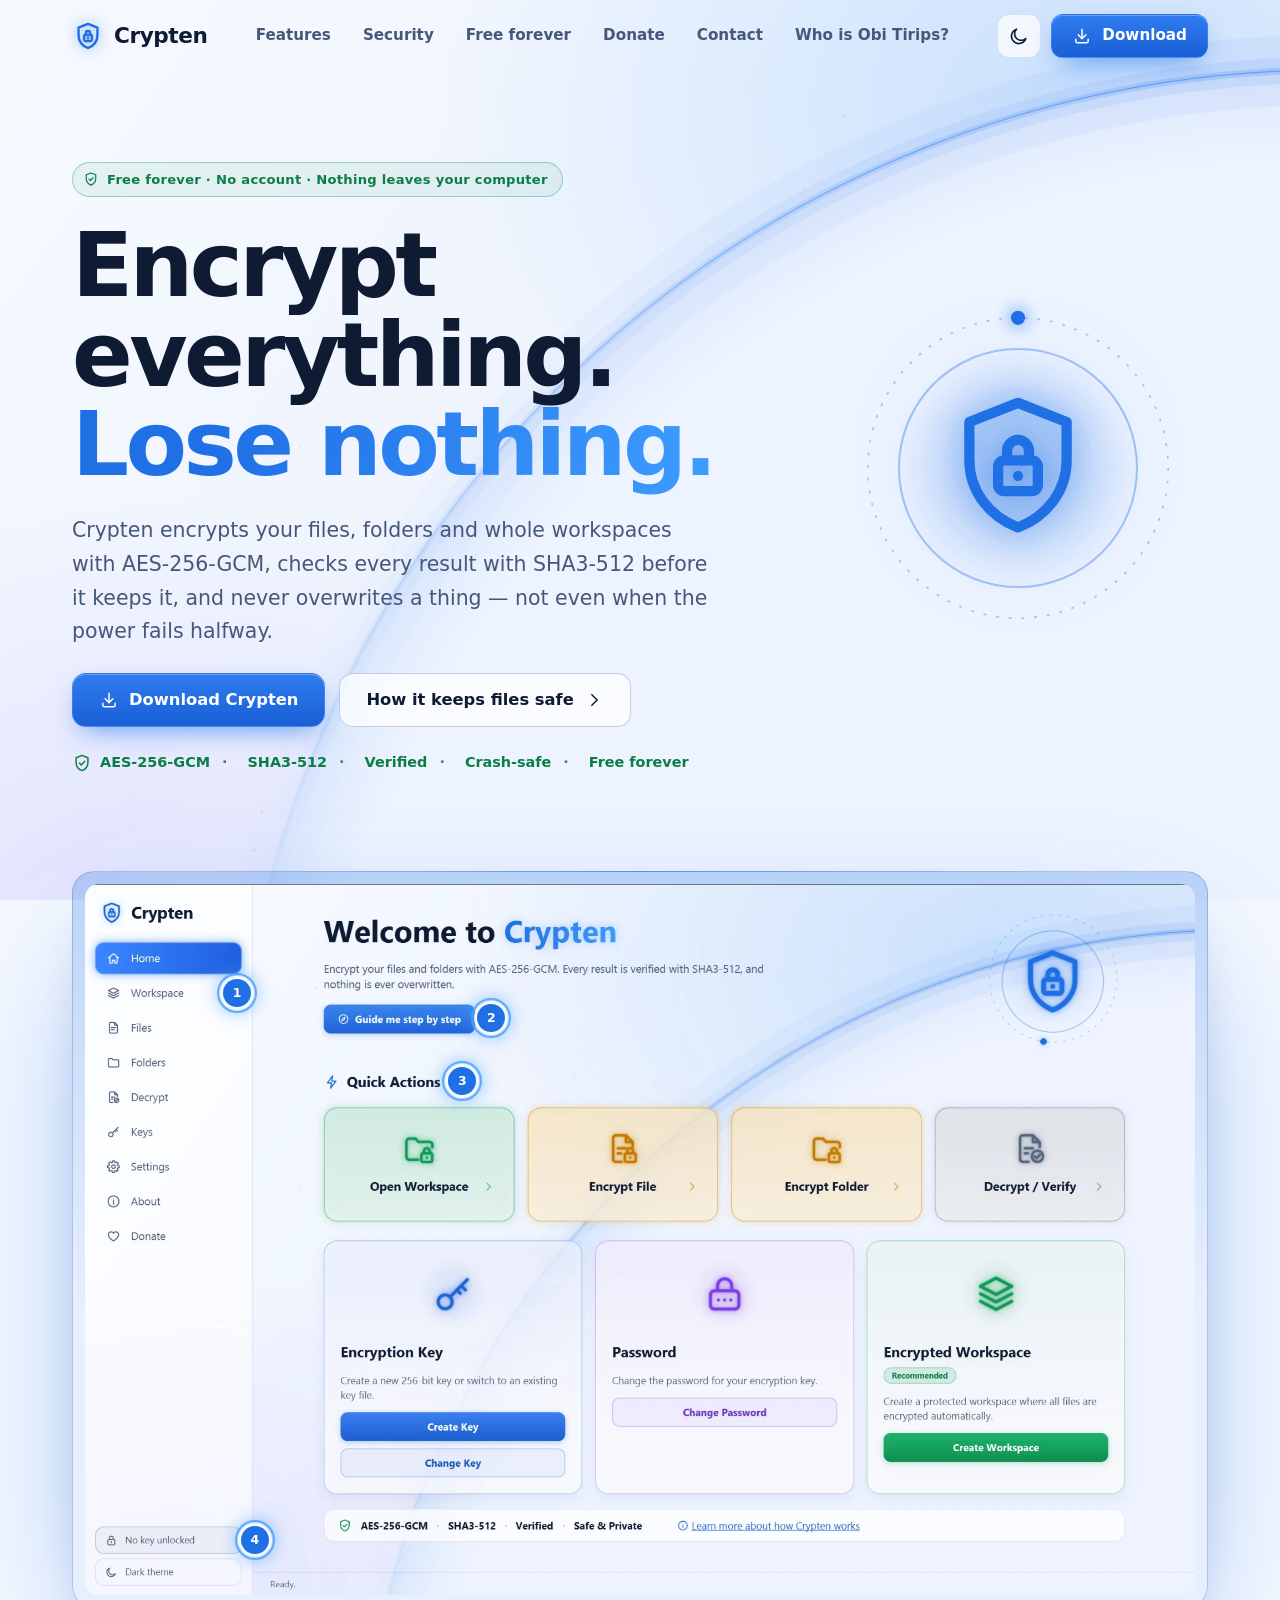
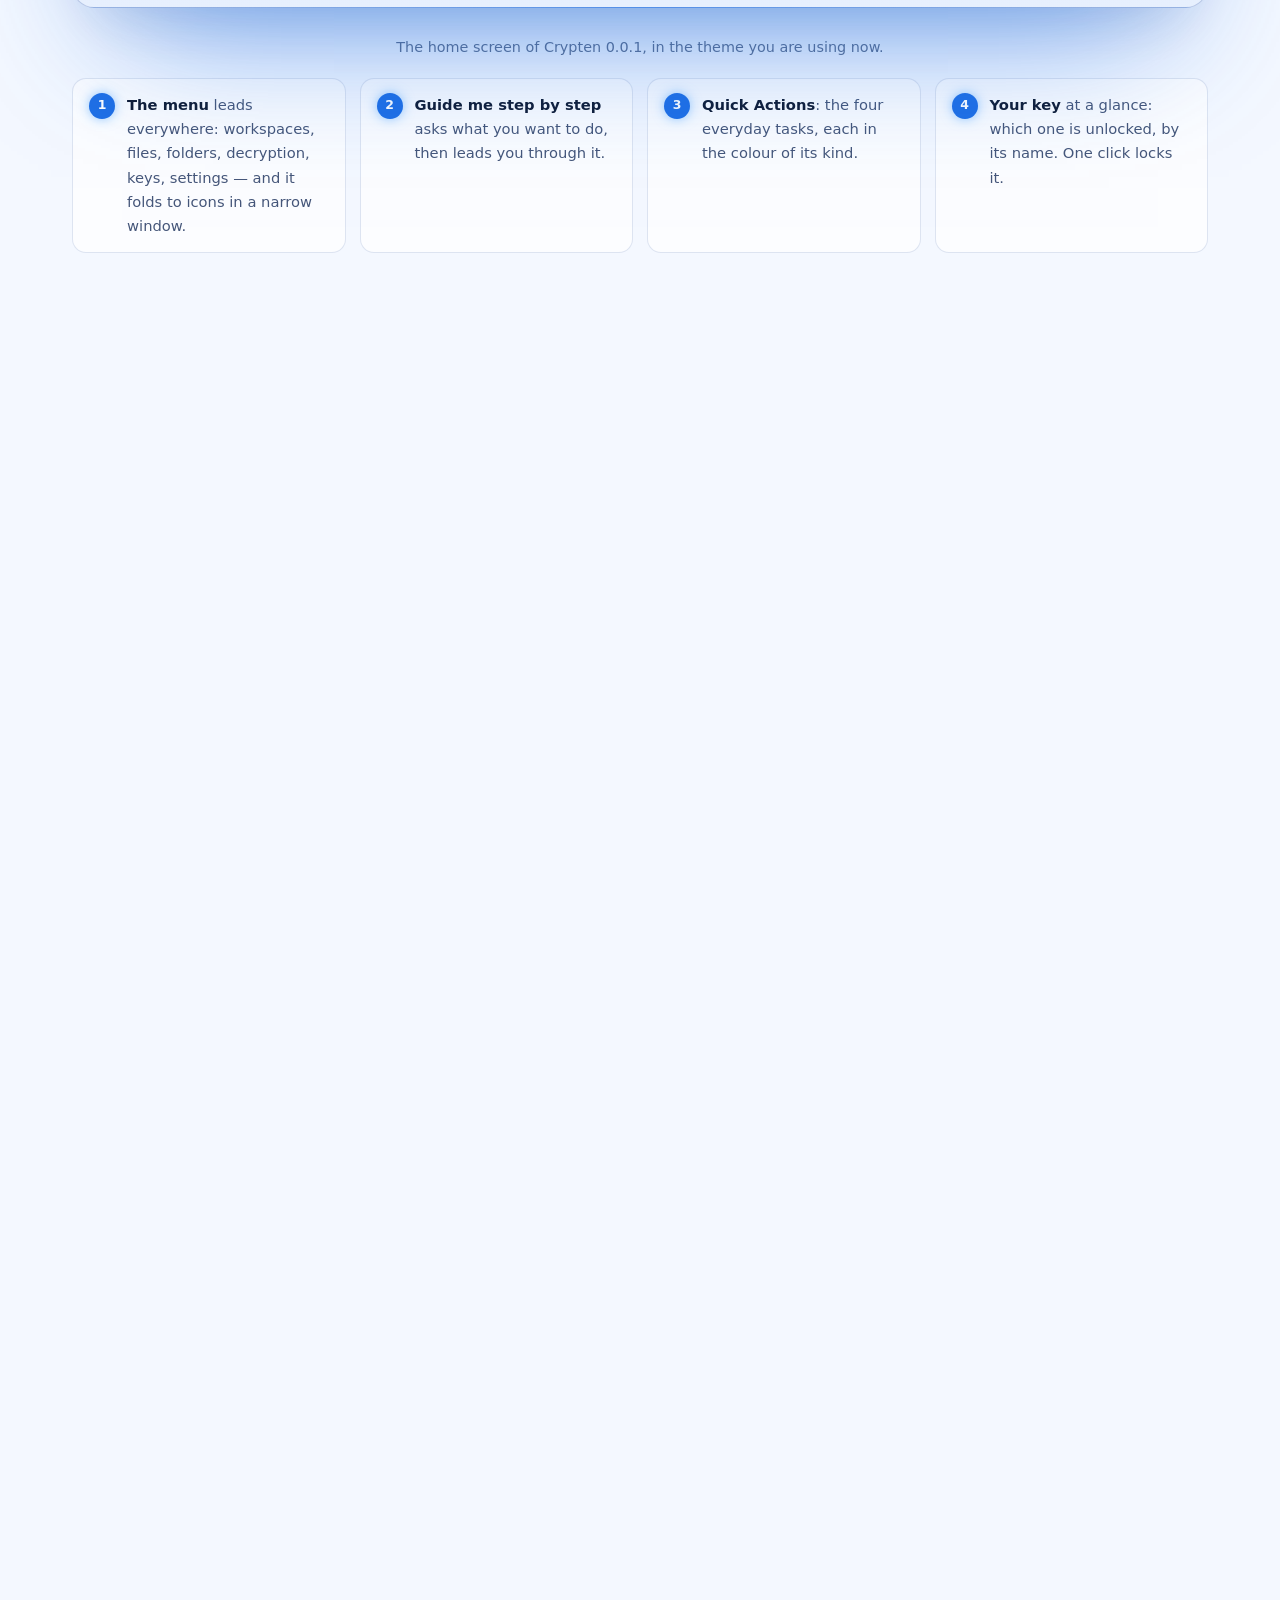
<file: index.html>
<!doctype html>
<html lang="en" class="no-js">
<head>
  <meta charset="utf-8">
  <meta name="viewport" content="width=device-width, initial-scale=1, viewport-fit=cover">
  <!-- Everything comes from this site's own files: no scripts, styles, fonts or pictures from anyone else. -->
  <meta http-equiv="Content-Security-Policy" content="default-src 'none'; script-src 'self'; style-src 'self'; img-src 'self'; font-src 'self'; connect-src 'none'; manifest-src 'self'; base-uri 'none'; form-action 'none'">
  <meta name="referrer" content="no-referrer">
  <title>Crypten — Encrypt everything. Lose nothing.</title>
  <meta name="description" content="Crypten encrypts files, folders and whole workspaces with AES-256-GCM, checks every result with SHA3-512 and never overwrites a thing. Free for everyone, forever, on Windows and Linux.">
  <meta name="color-scheme" content="dark light">
  <meta name="theme-color" content="#050a17" media="(prefers-color-scheme: dark)">
  <meta name="theme-color" content="#f7faff" media="(prefers-color-scheme: light)">
  <meta property="og:type" content="website">
  <meta property="og:title" content="Crypten — Encrypt everything. Lose nothing.">
  <meta property="og:description" content="Free file, folder and workspace encryption that verifies every result and never overwrites a thing.">
  <link rel="icon" href="img/favicon-32.png" sizes="32x32" type="image/png">
  <link rel="icon" href="img/favicon-16.png" sizes="16x16" type="image/png">
  <link rel="stylesheet" href="css/site.css">
  <script src="js/theme.js"></script>
  <script src="js/qr.js" defer></script>
  <script src="js/site.js" defer></script>
</head>
<body>
<!-- Line icons: the path data of the app's Glyph.java (README.md, "Icons") on its 24 x 24 grid; download, menu, copy,
     mail, monitor, phone and network are the website's own, drawn the same way. -->
<svg class="sprite" xmlns="http://www.w3.org/2000/svg" aria-hidden="true" focusable="false">
  <symbol id="g-shield-lock" viewBox="0 0 24 24"><path d="M12 2.9 L19.1 5.7 V11.3 C19.1 15.9 16.1 19.5 12 21.1 C7.9 19.5 4.9 15.9 4.9 11.3 V5.7 Z M10 11.3 H14 A0.9 0.9 0 0 1 14.9 12.2 V14.9 A0.9 0.9 0 0 1 14 15.8 H10 A0.9 0.9 0 0 1 9.1 14.9 V12.2 A0.9 0.9 0 0 1 10 11.3 Z M10.4 11.3 V9.9 A1.6 1.6 0 0 1 13.6 9.9 V11.3 M12 13.55 h0.01"/></symbol>
  <symbol id="g-shield-check" viewBox="0 0 24 24"><path d="M12 2.9 L19.1 5.7 V11.3 C19.1 15.9 16.1 19.5 12 21.1 C7.9 19.5 4.9 15.9 4.9 11.3 V5.7 Z M8.9 12.1 L11.1 14.3 L15.3 10"/></symbol>
  <symbol id="g-layers" viewBox="0 0 24 24"><path d="M12 3.6 L20.4 8 L12 12.4 L3.6 8 Z M3.6 12 L12 16.4 L20.4 12 M3.6 16 L12 20.4 L20.4 16"/></symbol>
  <symbol id="g-file" viewBox="0 0 24 24"><path d="M14 3.2 H7.3 A1.8 1.8 0 0 0 5.5 5 V19 A1.8 1.8 0 0 0 7.3 20.8 H16.7 A1.8 1.8 0 0 0 18.5 19 V7.7 Z M14 3.2 V7.7 H18.5 M8.6 11.8 H15.4 M8.6 15.2 H13.2"/></symbol>
  <symbol id="g-file-lock" viewBox="0 0 24 24"><path d="M11.2 20.8 H7.3 A1.8 1.8 0 0 1 5.5 19 V5 A1.8 1.8 0 0 1 7.3 3.2 H14 L18.5 7.7 V11 M14 3.2 V7.7 H18.5 M8.6 11.8 H14 M8.6 15.2 H10.8 M14.4 15.1 H19.4 A1.1 1.1 0 0 1 20.5 16.2 V19.8 A1.1 1.1 0 0 1 19.4 20.9 H14.4 A1.1 1.1 0 0 1 13.3 19.8 V16.2 A1.1 1.1 0 0 1 14.4 15.1 Z M15 15.1 V13.6 A1.9 1.9 0 0 1 18.8 13.6 V15.1 M16.9 18 h0.01"/></symbol>
  <symbol id="g-folder-lock" viewBox="0 0 24 24"><path d="M11.2 19.4 H5.2 A1.8 1.8 0 0 1 3.4 17.6 V7.2 A1.8 1.8 0 0 1 5.2 5.4 H9.4 L11.4 7.6 H18.8 A1.8 1.8 0 0 1 20.6 9.4 V11.2 M14.4 15.1 H19.4 A1.1 1.1 0 0 1 20.5 16.2 V19.8 A1.1 1.1 0 0 1 19.4 20.9 H14.4 A1.1 1.1 0 0 1 13.3 19.8 V16.2 A1.1 1.1 0 0 1 14.4 15.1 Z M15 15.1 V13.6 A1.9 1.9 0 0 1 18.8 13.6 V15.1 M16.9 18 h0.01"/></symbol>
  <symbol id="g-doc-check" viewBox="0 0 24 24"><path d="M11.2 20.8 H7.3 A1.8 1.8 0 0 1 5.5 19 V5 A1.8 1.8 0 0 1 7.3 3.2 H14 L18.5 7.7 V11 M14 3.2 V7.7 H18.5 M8.6 11.8 H14 M8.6 15.2 H10.8 M20.7 17.1 A3.7 3.7 0 1 1 13.3 17.1 A3.7 3.7 0 1 1 20.7 17.1 Z M15.3 17.2 L16.5 18.4 L18.8 15.9"/></symbol>
  <symbol id="g-key" viewBox="0 0 24 24"><path d="M11.4 16.3 A3.7 3.7 0 1 1 4 16.3 A3.7 3.7 0 1 1 11.4 16.3 Z M10.3 13.7 L19.6 4.4 M16.3 7.7 L18.6 10 M14 10 L15.8 11.8"/></symbol>
  <symbol id="g-padlock" viewBox="0 0 24 24"><path d="M7.6 10.6 H16.4 A2 2 0 0 1 18.4 12.6 V18.4 A2 2 0 0 1 16.4 20.4 H7.6 A2 2 0 0 1 5.6 18.4 V12.6 A2 2 0 0 1 7.6 10.6 Z M8.4 10.6 V8 A3.6 3.6 0 0 1 15.6 8 V10.6 M12 14.3 V16.7"/></symbol>
  <symbol id="g-unlock" viewBox="0 0 24 24"><path d="M7.6 10.6 H16.4 A2 2 0 0 1 18.4 12.6 V18.4 A2 2 0 0 1 16.4 20.4 H7.6 A2 2 0 0 1 5.6 18.4 V12.6 A2 2 0 0 1 7.6 10.6 Z M8.4 10.6 V8 A3.6 3.6 0 0 1 15.4 6.8 M12 14.3 V16.7"/></symbol>
  <symbol id="g-password" viewBox="0 0 24 24"><path d="M6.6 10.4 H17.4 A2.2 2.2 0 0 1 19.6 12.6 V18 A2.2 2.2 0 0 1 17.4 20.2 H6.6 A2.2 2.2 0 0 1 4.4 18 V12.6 A2.2 2.2 0 0 1 6.6 10.4 Z M8.2 10.4 V7.8 A3.8 3.8 0 0 1 15.8 7.8 V10.4 M8.7 15.3 h0.01 M12 15.3 h0.01 M15.3 15.3 h0.01"/></symbol>
  <symbol id="g-gear" viewBox="0 0 24 24"><path d="M10.05 4.86 L10.35 2.54 A9.6 9.6 0 0 1 13.65 2.54 L13.95 4.86 A7.4 7.4 0 0 1 15.67 5.57 L15.67 5.57 L17.52 4.15 A9.6 9.6 0 0 1 19.85 6.48 L18.43 8.33 A7.4 7.4 0 0 1 19.14 10.05 L19.14 10.05 L21.46 10.35 A9.6 9.6 0 0 1 21.46 13.65 L19.14 13.95 A7.4 7.4 0 0 1 18.43 15.67 L18.43 15.67 L19.85 17.52 A9.6 9.6 0 0 1 17.52 19.85 L15.67 18.43 A7.4 7.4 0 0 1 13.95 19.14 L13.95 19.14 L13.65 21.46 A9.6 9.6 0 0 1 10.35 21.46 L10.05 19.14 A7.4 7.4 0 0 1 8.33 18.43 L8.33 18.43 L6.48 19.85 A9.6 9.6 0 0 1 4.15 17.52 L5.57 15.67 A7.4 7.4 0 0 1 4.86 13.95 L4.86 13.95 L2.54 13.65 A9.6 9.6 0 0 1 2.54 10.35 L4.86 10.05 A7.4 7.4 0 0 1 5.57 8.33 L5.57 8.33 L4.15 6.48 A9.6 9.6 0 0 1 6.48 4.15 L8.33 5.57 A7.4 7.4 0 0 1 10.05 4.86 Z M15 12 A3 3 0 1 1 9 12 A3 3 0 1 1 15 12 Z"/></symbol>
  <symbol id="g-info" viewBox="0 0 24 24"><path d="M21 12 A9 9 0 1 1 3 12 A9 9 0 1 1 21 12 Z M12 11 V16.6 M12 7.9 h0.01"/></symbol>
  <symbol id="g-compass" viewBox="0 0 24 24"><path d="M21 12 A9 9 0 1 1 3 12 A9 9 0 1 1 21 12 Z M15.6 8.4 L13.5 13.5 L8.4 15.6 L10.5 10.5 Z"/></symbol>
  <symbol id="g-bolt" viewBox="0 0 24 24"><path d="M13.3 2.7 L5.7 13.4 H11.6 L10.7 21.3 L18.3 10.6 H12.4 Z"/></symbol>
  <symbol id="g-chevron-right" viewBox="0 0 24 24"><path d="M9.4 5.6 L15.8 12 L9.4 18.4"/></symbol>
  <symbol id="g-arrow-up" viewBox="0 0 24 24"><path d="M12 19.4 V4.8 M6.4 10.4 L12 4.8 L17.6 10.4"/></symbol>
  <symbol id="g-check" viewBox="0 0 24 24"><path d="M5 12.7 L9.7 17.4 L19.1 7.3"/></symbol>
  <symbol id="g-close" viewBox="0 0 24 24"><path d="M6.5 6.5 L17.5 17.5 M17.5 6.5 L6.5 17.5"/></symbol>
  <symbol id="g-sun" viewBox="0 0 24 24"><path d="M15.8 12 A3.8 3.8 0 1 1 8.2 12 A3.8 3.8 0 1 1 15.8 12 Z M18.6 12 L21.1 12 M16.67 16.67 L18.43 18.43 M12 18.6 L12 21.1 M7.33 16.67 L5.57 18.43 M5.4 12 L2.9 12 M7.33 7.33 L5.57 5.57 M12 5.4 L12 2.9 M16.67 7.33 L18.43 5.57"/></symbol>
  <symbol id="g-moon" viewBox="0 0 24 24"><path d="M19.4 14.7 A8 8 0 1 1 9.3 4.6 A6.3 6.3 0 0 0 19.4 14.7 Z"/></symbol>
  <symbol id="g-swap" viewBox="0 0 24 24"><path d="M5 8.4 H18.6 M15.2 5 L18.6 8.4 L15.2 11.8 M19 15.6 H5.4 M8.8 12.2 L5.4 15.6 L8.8 19"/></symbol>
  <symbol id="g-warning" viewBox="0 0 24 24"><path d="M12 3.8 L20.8 19.6 H3.2 Z M12 9.8 V14 M12 16.9 h0.01"/></symbol>
  <symbol id="g-refresh" viewBox="0 0 24 24"><path d="M19.3 13.6 A7.4 7.4 0 1 1 17.7 7.3 L19.6 8.2 M19.6 3.6 V8.2 H15"/></symbol>
  <symbol id="g-open-in-new" viewBox="0 0 24 24"><path d="M13.8 4.2 H19.8 V10.2 M19.8 4.2 L11.4 12.6 M17.8 13.8 V18.4 A1.6 1.6 0 0 1 16.2 20 H5.6 A1.6 1.6 0 0 1 4 18.4 V7.8 A1.6 1.6 0 0 1 5.6 6.2 H10.2"/></symbol>
  <symbol id="g-eye" viewBox="0 0 24 24"><path d="M2.8 12 C5.2 7.7 8.4 5.6 12 5.6 C15.6 5.6 18.8 7.7 21.2 12 C18.8 16.3 15.6 18.4 12 18.4 C8.4 18.4 5.2 16.3 2.8 12 Z M15 12 A3 3 0 1 1 9 12 A3 3 0 1 1 15 12 Z"/></symbol>
  <symbol id="g-heart" viewBox="0 0 24 24"><path d="M12 20 C8.6 17.7 3.6 14.1 3.6 9.4 A4.4 4.4 0 0 1 12 7.5 A4.4 4.4 0 0 1 20.4 9.4 C20.4 14.1 15.4 17.7 12 20 Z"/></symbol>
  <symbol id="g-globe" viewBox="0 0 24 24"><path d="M21 12 A9 9 0 1 1 3 12 A9 9 0 1 1 21 12 Z M3 12 H21 M12 3 A13 13 0 0 0 12 21 A13 13 0 0 0 12 3"/></symbol>
  <symbol id="g-download" viewBox="0 0 24 24"><path d="M12 4 V15 M7.4 10.6 L12 15.2 L16.6 10.6 M4.6 15.8 V18.2 A1.8 1.8 0 0 0 6.4 20 H17.6 A1.8 1.8 0 0 0 19.4 18.2 V15.8"/></symbol>
  <symbol id="g-menu" viewBox="0 0 24 24"><path d="M4.4 7 H19.6 M4.4 12 H19.6 M4.4 17 H19.6"/></symbol>
  <symbol id="g-copy" viewBox="0 0 24 24"><path d="M10.6 8.6 H18 A2 2 0 0 1 20 10.6 V18 A2 2 0 0 1 18 20 H10.6 A2 2 0 0 1 8.6 18 V10.6 A2 2 0 0 1 10.6 8.6 Z M15.4 8.6 V6 A2 2 0 0 0 13.4 4 H6 A2 2 0 0 0 4 6 V13.4 A2 2 0 0 0 6 15.4 H8.6"/></symbol>
  <symbol id="g-mail" viewBox="0 0 24 24"><path d="M5.6 5.6 H18.4 A2.2 2.2 0 0 1 20.6 7.8 V16.2 A2.2 2.2 0 0 1 18.4 18.4 H5.6 A2.2 2.2 0 0 1 3.4 16.2 V7.8 A2.2 2.2 0 0 1 5.6 5.6 Z M4.2 7.4 L12 13 L19.8 7.4"/></symbol>
  <symbol id="g-monitor" viewBox="0 0 24 24"><path d="M4.6 4.4 H19.4 A1.6 1.6 0 0 1 21 6 V15 A1.6 1.6 0 0 1 19.4 16.6 H4.6 A1.6 1.6 0 0 1 3 15 V6 A1.6 1.6 0 0 1 4.6 4.4 Z M12 16.6 V19.8 M8.2 19.8 H15.8"/></symbol>
  <symbol id="g-phone" viewBox="0 0 24 24"><path d="M8.4 2.8 H15.6 A1.8 1.8 0 0 1 17.4 4.6 V19.4 A1.8 1.8 0 0 1 15.6 21.2 H8.4 A1.8 1.8 0 0 1 6.6 19.4 V4.6 A1.8 1.8 0 0 1 8.4 2.8 Z M10.8 18.2 H13.2"/></symbol>
  <symbol id="g-network" viewBox="0 0 24 24"><path d="M14.2 5 A2.2 2.2 0 1 1 9.8 5 A2.2 2.2 0 1 1 14.2 5 Z M7.7 17.6 A2.2 2.2 0 1 1 3.3 17.6 A2.2 2.2 0 1 1 7.7 17.6 Z M20.7 17.6 A2.2 2.2 0 1 1 16.3 17.6 A2.2 2.2 0 1 1 20.7 17.6 Z M10.7 7.5 L6.8 15.1 M13.3 7.5 L17.2 15.1 M8.3 17.6 H15.7"/></symbol>
</svg>

<a class="skip-link" href="#main">Skip to content</a>
<canvas class="sky sky-base" aria-hidden="true"></canvas>
<canvas class="sky sky-stars" aria-hidden="true"></canvas>
<div class="scroll-progress" aria-hidden="true"></div>

<header class="topbar" data-topbar>
  <nav class="nav container" aria-label="Main">
    <a class="brand" href="#home">
      <svg class="glyph brand-mark" aria-hidden="true"><use href="#g-shield-lock"/></svg>
      <span class="brand-name">Crypten</span>
    </a>
    <button class="icon-button nav-toggle" type="button" aria-expanded="false" aria-controls="nav-menu" aria-label="Open the menu" data-nav-toggle>
      <svg class="glyph icon-open" aria-hidden="true"><use href="#g-menu"/></svg>
      <svg class="glyph icon-shut" aria-hidden="true"><use href="#g-close"/></svg>
    </button>
    <div class="nav-menu" id="nav-menu" data-nav-menu>
      <ul class="nav-links">
        <li><a href="#features">Features</a></li>
        <li><a href="#security">Security</a></li>
        <li><a href="#free">Free forever</a></li>
        <li><a href="#donate">Donate</a></li>
        <li><a href="#contact">Contact</a></li>
        <li><a href="#obi">Who is Obi Tirips?</a></li>
      </ul>
      <div class="nav-actions">
        <button class="icon-button theme-toggle" type="button" aria-label="Switch to the light theme" data-theme-toggle>
          <svg class="glyph icon-sun" aria-hidden="true"><use href="#g-sun"/></svg>
          <svg class="glyph icon-moon" aria-hidden="true"><use href="#g-moon"/></svg>
        </button>
        <a class="button button-primary" href="#download">
          <svg class="glyph" aria-hidden="true"><use href="#g-download"/></svg>Download
        </a>
      </div>
    </div>
  </nav>
</header>

<main id="main">

  <!-- ==== Home ================================================================================================ -->
  <section class="hero" id="home" aria-labelledby="hero-title">
    <div class="container hero-grid">
      <div class="hero-copy">
        <p class="pill tone-workspace" data-enter>
          <svg class="glyph" aria-hidden="true"><use href="#g-shield-check"/></svg>
          Free forever · No account · Nothing leaves your computer
        </p>
        <h1 class="hero-title" id="hero-title" data-enter>Encrypt everything.<br><span class="hero-accent">Lose nothing.</span></h1>
        <p class="hero-lead" data-enter>Crypten encrypts your files, folders and whole workspaces with AES-256-GCM, checks every result with SHA3-512 before it keeps it, and never overwrites a thing — not even when the power fails halfway.</p>
        <div class="hero-actions" data-enter>
          <a class="button button-primary button-large" href="#download">
            <svg class="glyph" aria-hidden="true"><use href="#g-download"/></svg>Download Crypten
          </a>
          <a class="button button-ghost button-large" href="#security">
            How it keeps files safe<svg class="glyph" aria-hidden="true"><use href="#g-chevron-right"/></svg>
          </a>
        </div>
        <ul class="trust-strip tone-workspace" aria-label="What every result gets" data-enter>
          <li><svg class="glyph" aria-hidden="true"><use href="#g-shield-check"/></svg>AES-256-GCM</li>
          <li>SHA3-512</li>
          <li>Verified</li>
          <li>Crash-safe</li>
          <li>Free forever</li>
        </ul>
      </div>

      <div class="emblem tone-brand" aria-hidden="true" data-enter>
        <svg class="emblem-art" viewBox="0 0 240 240">
          <defs>
            <radialGradient id="emblem-core">
              <stop offset="0" stop-color="currentColor" stop-opacity="0.30"/>
              <stop offset="0.55" stop-color="currentColor" stop-opacity="0.12"/>
              <stop offset="1" stop-color="currentColor" stop-opacity="0"/>
            </radialGradient>
          </defs>
          <circle cx="120" cy="120" r="84" fill="url(#emblem-core)"/>
          <circle class="emblem-ring" cx="120" cy="120" r="84"/>
          <g class="emblem-orbit">
            <circle class="emblem-path" cx="120" cy="120" r="106"/>
            <circle class="emblem-satellite" cx="120" cy="14" r="5"/>
          </g>
          <svg class="emblem-shield" x="62" y="60" width="116" height="116" viewBox="0 0 24 24"><use href="#g-shield-lock"/></svg>
        </svg>
      </div>
    </div>

    <figure class="showcase container">
      <div class="showcase-stage">
        <div class="showcase-frame" data-tilt>
          <div class="showcase-screen">
            <picture>
              <source srcset="img/home-light.webp" width="2000" height="1281" media="(prefers-color-scheme: light)" data-light-shot>
              <img class="showcase-shot" src="img/home-dark.webp" width="2000" height="1299" fetchpriority="high" decoding="async"
                   alt="Crypten's home screen: the menu on the left — Home, Workspace, Files, Folders, Decrypt, Keys, Settings, About and Donate — then Welcome to Crypten with the Guide me step by step button, four Quick Actions (Open Workspace, Encrypt File, Encrypt Folder, Decrypt / Verify) and the cards Encryption Key, Password and Encrypted Workspace.">
            </picture>
            <span class="hotspot hotspot-1" aria-hidden="true" data-spot="1">1</span>
            <span class="hotspot hotspot-2" aria-hidden="true" data-spot="2">2</span>
            <span class="hotspot hotspot-3" aria-hidden="true" data-spot="3">3</span>
            <span class="hotspot hotspot-4" aria-hidden="true" data-spot="4">4</span>
          </div>
        </div>
      </div>
      <figcaption>
        <p class="showcase-caption">The home screen of Crypten <span data-version>0.0.1</span>, in the theme you are using now.</p>
        <ol class="tour">
          <li data-spot="1"><span class="tour-number" aria-hidden="true">1</span><span><strong>The menu</strong> leads everywhere: workspaces, files, folders, decryption, keys, settings — and it folds to icons in a narrow window.</span></li>
          <li data-spot="2"><span class="tour-number" aria-hidden="true">2</span><span><strong>Guide me step by step</strong> asks what you want to do, then leads you through it.</span></li>
          <li data-spot="3"><span class="tour-number" aria-hidden="true">3</span><span><strong>Quick Actions</strong>: the four everyday tasks, each in the colour of its kind.</span></li>
          <li data-spot="4"><span class="tour-number" aria-hidden="true">4</span><span><strong>Your key</strong> at a glance: which one is unlocked, by its name. One click locks it.</span></li>
        </ol>
      </figcaption>
    </figure>
  </section>

  <!-- ==== What it is for ===================================================================================== -->
  <section class="section" id="about" aria-labelledby="about-title">
    <div class="container">
      <header class="section-head" data-reveal>
        <p class="eyebrow tone-brand"><svg class="glyph" aria-hidden="true"><use href="#g-eye"/></svg>What it is for</p>
        <h2 id="about-title">For everything that is nobody else's business</h2>
        <p class="section-lead">Tax papers, contracts, medical records, photos, the backup on your USB stick. Crypten turns them into files that only your key opens — on your own computer, with no account, no cloud and no one looking over your shoulder.</p>
      </header>
      <div class="cards cards-3">
        <article class="card tone-encryption" data-reveal>
          <span class="card-icon"><svg class="glyph" aria-hidden="true"><use href="#g-file-lock"/></svg></span>
          <h3>Lock away a file or a folder</h3>
          <p>Choose it, choose your key, and Crypten does the rest. It works on a copy, and keeps the result only once it has decrypted it again and found it identical.</p>
        </article>
        <article class="card tone-workspace" data-reveal>
          <span class="card-icon"><svg class="glyph" aria-hidden="true"><use href="#g-layers"/></svg></span>
          <h3>Work in an encrypted workspace</h3>
          <p>A folder that stays encrypted on your disk. Open it, use its files with your usual programs, close it — and it is sealed again, with the version before kept.</p>
        </article>
        <article class="card tone-key" data-reveal>
          <span class="card-icon"><svg class="glyph" aria-hidden="true"><use href="#g-key"/></svg></span>
          <h3>Share a file safely</h3>
          <p>Make a key just for that file. Send the file one way and its key file another, and tell the password only in person.</p>
        </article>
      </div>
      <aside class="card tone-brand independent" aria-labelledby="independent-title" data-reveal>
        <span class="card-icon"><svg class="glyph" aria-hidden="true"><use href="#g-shield-check"/></svg></span>
        <h3 id="independent-title">Independent, and the only Crypten</h3>
        <p>Crypten is independent, non-commercial software. Apps and products with a similar name or similar features are not Crypten and have nothing to do with it: the only Crypten is the one you download here.</p>
        <p>Nearly every good name already belongs to a company or a program somewhere. We chose Crypten because we liked it — never to take a name, or a reputation, that belongs to anyone else.</p>
        <p>Crypten's code and pictures were made for Crypten, from scratch: none of it was copied from anywhere. The open-source building blocks it stands on, such as Java, JavaFX and Bouncy Castle, are used as their licences allow.</p>
        <p>Crypten is not a trademark. It is simply the name of a free program, given to everyone.</p>
        <p class="independent-close">And if the name still bothers you, take a deep breath: a name takes nothing away from anyone. The best answer to any software is better software.</p>
      </aside>
    </div>
  </section>

  <!-- ==== Features ============================================================================================ -->
  <section class="section" id="features" aria-labelledby="features-title">
    <div class="container">
      <header class="section-head" data-reveal>
        <p class="eyebrow tone-encryption"><svg class="glyph" aria-hidden="true"><use href="#g-bolt"/></svg>Features</p>
        <h2 id="features-title">Strong encryption, made simple</h2>
        <p class="section-lead">Every task is a few clear steps, and every result is checked before it is kept. Nothing is left to chance — or to your memory.</p>
      </header>
      <div class="cards cards-4">
        <article class="card tone-encryption" data-reveal>
          <span class="card-icon"><svg class="glyph" aria-hidden="true"><use href="#g-file-lock"/></svg></span>
          <h3>Encrypt files</h3>
          <p>Any file becomes <code>name.crypten</code>, with SHA3-512 hashes of the original and of the encrypted file saved beside it. Keeping the original is your choice.</p>
        </article>
        <article class="card tone-encryption" data-reveal>
          <span class="card-icon"><svg class="glyph" aria-hidden="true"><use href="#g-folder-lock"/></svg></span>
          <h3>Encrypt folders</h3>
          <p>A whole folder is compressed into one encrypted file — then decrypted again, and every file compared with its original.</p>
        </article>
        <article class="card tone-workspace" data-reveal>
          <span class="card-icon"><svg class="glyph" aria-hidden="true"><use href="#g-layers"/></svg></span>
          <h3>Encrypted workspaces</h3>
          <p>Open one, work on its files with your usual programs, save or close it. Every change is a new version, and the versions before are kept until you delete them.</p>
        </article>
        <article class="card tone-decryption" data-reveal>
          <span class="card-icon"><svg class="glyph" aria-hidden="true"><use href="#g-doc-check"/></svg></span>
          <h3>Decrypt or verify</h3>
          <p>Get a file or a folder back under a free name — nothing is overwritten — or only check that an encrypted file is intact.</p>
        </article>
        <article class="card tone-key" data-reveal>
          <span class="card-icon"><svg class="glyph" aria-hidden="true"><use href="#g-key"/></svg></span>
          <h3>Keys that are yours</h3>
          <p>256-bit keys, made on your computer, each saved in a key file locked with your password. Name them your way and keep a copy on a USB stick.</p>
        </article>
        <article class="card tone-password" data-reveal>
          <span class="card-icon"><svg class="glyph" aria-hidden="true"><use href="#g-password"/></svg></span>
          <h3>Passwords you can change</h3>
          <p>A new password re-encrypts the key file. The key itself stays the same, so everything it encrypted stays readable.</p>
        </article>
        <article class="card tone-brand" data-reveal>
          <span class="card-icon"><svg class="glyph" aria-hidden="true"><use href="#g-compass"/></svg></span>
          <h3>Guided, step by step</h3>
          <p>Every task is a short wizard whose Next waits until the step is right. Not sure where to start? <em>Guide me step by step</em> asks what you want to do.</p>
        </article>
        <article class="card tone-brand" data-reveal>
          <span class="card-icon"><svg class="glyph" aria-hidden="true"><use href="#g-globe"/></svg></span>
          <h3>Windows and Linux</h3>
          <p>One app and one set of formats: a folder encrypted on one system opens on the other. Light and dark themes follow your system.</p>
        </article>
      </div>
    </div>
  </section>

  <!-- ==== Security ============================================================================================ -->
  <section class="section" id="security" aria-labelledby="security-title">
    <div class="container">
      <header class="section-head" data-reveal>
        <p class="eyebrow tone-workspace"><svg class="glyph" aria-hidden="true"><use href="#g-shield-check"/></svg>Security</p>
        <h2 id="security-title">Built so that nothing gets lost</h2>
        <p class="section-lead">Strong encryption is only half the job. The other half is never harming what you encrypt: Crypten never works on your original, checks every result before it keeps it, and comes through a crash at any moment.</p>
      </header>

      <div class="pipeline" data-reveal>
        <div class="pipeline-track" aria-hidden="true"><span class="pipeline-pulse"></span></div>
        <ol class="pipeline-steps" aria-label="What happens to every file Crypten encrypts">
          <li class="step tone-decryption">
            <span class="step-icon"><svg class="glyph" aria-hidden="true"><use href="#g-file"/></svg></span>
            <h3><span class="step-number">1</span>Copy</h3>
            <p>Your original is copied into a hidden work folder. It is never worked on.</p>
          </li>
          <li class="step tone-encryption">
            <span class="step-icon"><svg class="glyph" aria-hidden="true"><use href="#g-padlock"/></svg></span>
            <h3><span class="step-number">2</span>Encrypt</h3>
            <p>AES-256-GCM, in authenticated 1 MiB segments, with a fresh subkey for every file.</p>
          </li>
          <li class="step tone-key">
            <span class="step-icon"><svg class="glyph" aria-hidden="true"><use href="#g-unlock"/></svg></span>
            <h3><span class="step-number">3</span>Decrypt again</h3>
            <p>The result is decrypted once more, straight away.</p>
          </li>
          <li class="step tone-workspace">
            <span class="step-icon"><svg class="glyph" aria-hidden="true"><use href="#g-shield-check"/></svg></span>
            <h3><span class="step-number">4</span>Compare</h3>
            <p>Its content must match the original's SHA3-512 hash — for a folder, file by file.</p>
          </li>
          <li class="step tone-brand">
            <span class="step-icon"><svg class="glyph" aria-hidden="true"><use href="#g-check"/></svg></span>
            <h3><span class="step-number">5</span>Keep</h3>
            <p>Only then is it renamed into place. Nothing is ever overwritten.</p>
          </li>
        </ol>
      </div>

      <div class="cards cards-2">
        <article class="card tone-encryption" data-reveal>
          <span class="card-icon"><svg class="glyph" aria-hidden="true"><use href="#g-bolt"/></svg></span>
          <h3>Crash-safe at every step</h3>
          <p>A power cut, a blue screen or a killed process at any moment leaves either the state before the operation or the state after it — never a half-written file under a real name, never a lost original. Interrupted work is finished or rolled back the next time Crypten starts, and every step of every operation is tested with a simulated crash.</p>
        </article>
        <article class="card tone-password" data-reveal>
          <span class="card-icon"><svg class="glyph" aria-hidden="true"><use href="#g-refresh"/></svg></span>
          <h3>Ready for tomorrow's cryptography</h3>
          <p>Every key is made for one cryptography version, recorded in its key file and in every file it encrypts — today AES-256-GCM, CV1. A stronger algorithm can arrive as CV2 without touching anything you have already encrypted.</p>
        </article>
      </div>

      <div class="spec" data-reveal>
        <div class="spec-head">
          <svg class="glyph" aria-hidden="true"><use href="#g-gear"/></svg>
          <h3>Under the hood</h3>
        </div>
        <dl class="spec-list">
          <div><dt>Cipher</dt><dd>AES-256-GCM, cryptography version CV1 (Bouncy Castle)</dd></div>
          <div><dt>Segments</dt><dd>Authenticated, 1 MiB each</dd></div>
          <div><dt>Subkeys</dt><dd>HKDF-SHA-512, fresh for every file</dd></div>
          <div><dt>Keys</dt><dd>256 bits, made on your computer</dd></div>
          <div><dt>Key files</dt><dd>Locked with your password through Argon2id</dd></div>
          <div><dt>Hashes</dt><dd>SHA3-512 of the original and of the encrypted file</dd></div>
          <div><dt>Writing</dt><dd>Working copy → verify → rename. Never overwrite.</dd></div>
        </dl>
      </div>
    </div>
  </section>

  <!-- ==== Privacy ============================================================================================= -->
  <section class="section" id="privacy" aria-labelledby="privacy-title" data-nav="security">
    <div class="container">
      <header class="section-head" data-reveal>
        <p class="eyebrow tone-password"><svg class="glyph" aria-hidden="true"><use href="#g-password"/></svg>Privacy</p>
        <h2 id="privacy-title">Your files. Your keys. Nobody else's.</h2>
        <p class="section-lead">Crypten is made so that no one has to be trusted with what is yours — not even us.</p>
      </header>
      <ul class="cards cards-4 promises">
        <li class="card tone-workspace" data-reveal>
          <span class="card-icon"><svg class="glyph" aria-hidden="true"><use href="#g-globe"/></svg></span>
          <h3>Nothing leaves your computer</h3>
          <p>No cloud and no servers: Crypten works where your files are, and sends nothing anywhere.</p>
        </li>
        <li class="card tone-key" data-reveal>
          <span class="card-icon"><svg class="glyph" aria-hidden="true"><use href="#g-key"/></svg></span>
          <h3>Only you hold the key</h3>
          <p>Your key is made on your computer and locked with your password. We never see it — and we can't.</p>
        </li>
        <li class="card tone-brand" data-reveal>
          <span class="card-icon"><svg class="glyph" aria-hidden="true"><use href="#g-info"/></svg></span>
          <h3>No account</h3>
          <p>Nothing to sign up for and nothing to log in to. Download it, start it, use it.</p>
        </li>
        <li class="card tone-password" data-reveal>
          <span class="card-icon"><svg class="glyph" aria-hidden="true"><use href="#g-eye"/></svg></span>
          <h3>No tracking</h3>
          <p>No ads, no analytics, no telemetry — in the app and on this website alike.</p>
        </li>
      </ul>

      <aside class="warning tone-danger" aria-labelledby="warning-title" data-reveal>
        <div class="warning-head">
          <span class="card-icon"><svg class="glyph" aria-hidden="true"><use href="#g-warning"/></svg></span>
          <h3 id="warning-title">We will never ask for your password, your keys or your data</h3>
        </div>
        <p class="warning-lead">No one from Crypten — not our developers, not our “company” (we are not classified and operated as a company), truly no one — will ever ask you for your password, your key files or any of your data. Not by email, not in a message, not on the phone, not for any reason.</p>
        <ul class="warning-points">
          <li><strong>Beware of fake emails.</strong> Scammers may copy our name and our look. Write only to our official address, <a href="mailto:obi.tirips@gmail.com">obi.tirips@gmail.com</a>, and always check who a message really comes from before you answer it, open its links or download what it sends.</li>
          <li><strong>Lost means lost.</strong> If you forget your password or lose your key file, we cannot recover them — and neither can anyone else. That is not a flaw: strong encryption is built so that it can never be broken or reversed.</li>
          <li><strong>Distrust every “recovery” offer.</strong> Whoever offers to recover your password or to decrypt your files without the key is promising what strong encryption is made to prevent. Think a hundred times before you send your keys or files to anyone.</li>
        </ul>
        <p class="warning-again">Once more: we will never ask for your password, your keys or your data.</p>
      </aside>
    </div>
  </section>

  <!-- ==== Free forever ======================================================================================== -->
  <section class="section" id="free" aria-labelledby="free-title">
    <div class="container free-grid">
      <div class="free-copy">
        <header class="section-head section-head-start" data-reveal>
          <p class="eyebrow tone-workspace"><svg class="glyph" aria-hidden="true"><use href="#g-globe"/></svg>Free forever</p>
          <h2 id="free-title">Free. For everyone. Forever.</h2>
        </header>
        <blockquote class="statement" data-reveal>
          <p>Technology, information, privacy and security belong to everyone.</p>
        </blockquote>
        <p class="free-text" data-reveal>That is why we made Crypten free — and why it will stay free, for everyone, forever.</p>
        <p class="free-text muted" data-reveal>Our civilization has reached an age of abundance: technology and resources have never been more plentiful. Yet governments, central banks and organizations still control who may reach them — and, through censorship, even what information we may see. We do not support any of it.</p>
      </div>
      <div class="price tone-brand" data-reveal>
        <div class="price-inner">
          <p class="price-tag"><span class="price-currency">$</span>0</p>
          <p class="price-note">Today, tomorrow, forever.</p>
          <ul class="price-list">
            <li><svg class="glyph" aria-hidden="true"><use href="#g-check"/></svg>Free to use, for everyone</li>
            <li><svg class="glyph" aria-hidden="true"><use href="#g-check"/></svg>No account, no subscription</li>
            <li><svg class="glyph" aria-hidden="true"><use href="#g-check"/></svg>No ads, no tracking</li>
            <li><svg class="glyph" aria-hidden="true"><use href="#g-check"/></svg>Donations welcome, never required</li>
          </ul>
          <a class="button button-primary button-block" href="#download">
            <svg class="glyph" aria-hidden="true"><use href="#g-download"/></svg>Download Crypten
          </a>
        </div>
      </div>
    </div>
    <div class="container">
      <h3 class="group-title" data-reveal>What we stand for</h3>
      <div class="cards cards-4">
        <article class="card tone-workspace" data-reveal>
          <span class="card-icon"><svg class="glyph" aria-hidden="true"><use href="#g-globe"/></svg></span>
          <h3>Technology for everyone</h3>
          <p>The best tools should not depend on what you can pay. Crypten is free for anyone, anywhere in the world.</p>
        </article>
        <article class="card tone-key" data-reveal>
          <span class="card-icon"><svg class="glyph" aria-hidden="true"><use href="#g-info"/></svg></span>
          <h3>Information without censorship</h3>
          <p>Knowledge belongs to all of us. Nobody should decide for you what you may read, write or keep.</p>
        </article>
        <article class="card tone-password" data-reveal>
          <span class="card-icon"><svg class="glyph" aria-hidden="true"><use href="#g-padlock"/></svg></span>
          <h3>Privacy, by right</h3>
          <p>What is yours stays yours. Your files are encrypted with your key, and only you hold it — not us, not anyone.</p>
        </article>
        <article class="card tone-encryption" data-reveal>
          <span class="card-icon"><svg class="glyph" aria-hidden="true"><use href="#g-shield-check"/></svg></span>
          <h3>Security for all</h3>
          <p>Strong encryption should protect everyone, not only those who can afford it.</p>
        </article>
      </div>
      <p class="pledge" data-reveal>We side with freedom.</p>
    </div>
  </section>

  <!-- ==== Download ============================================================================================ -->
  <section class="section" id="download" aria-labelledby="download-title">
    <div class="container">
      <header class="section-head" data-reveal>
        <p class="eyebrow tone-brand"><svg class="glyph" aria-hidden="true"><use href="#g-download"/></svg>Download</p>
        <h2 id="download-title">Get Crypten</h2>
        <p class="section-lead">Version <span data-version>0.0.1</span> for Windows and Linux. No account and no sign-up: download it and start.</p>
      </header>

      <div class="download" data-reveal>
        <div class="release">
          <img class="release-icon" src="img/logo-256.webp" width="88" height="88" alt="" loading="lazy" decoding="async">
          <div>
            <p class="release-name">Crypten <span data-version>0.0.1</span></p>
            <p class="release-meta">Free · Windows and Linux · Android in development</p>
          </div>
        </div>

        <div class="tabs" data-tabs="os">
          <div class="tablist os-list" role="tablist" aria-label="Your system">
            <button class="tab" type="button" role="tab" id="tab-windows" aria-controls="os-windows" aria-selected="true">Windows</button>
            <button class="tab" type="button" role="tab" id="tab-android" aria-controls="os-android" aria-selected="false" tabindex="-1">Android</button>
            <button class="tab" type="button" role="tab" id="tab-linux" aria-controls="os-linux" aria-selected="false" tabindex="-1">Linux</button>
          </div>

          <div class="tabpanel" role="tabpanel" id="os-windows" aria-labelledby="tab-windows" tabindex="0">
            <h3 class="panel-title">Windows</h3>
            <div class="runners">
              <article class="runner runner-featured tone-brand">
                <p class="runner-badge">Recommended</p>
                <h4>Installer</h4>
                <p>Installs Crypten with its own Java into Program Files, with a Start-menu entry and a desktop shortcut if you like. Uninstall it from Windows' settings.</p>
                <p class="runner-needs"><svg class="glyph" aria-hidden="true"><use href="#g-check"/></svg>Needs nothing else</p>
                <a class="button button-primary button-block" href="https://github.com/obi-tirips/crypten/releases/download/v0.0.1/crypten_v0.0.1_embeddedJRE27.exe">
                  <svg class="glyph" aria-hidden="true"><use href="#g-download"/></svg>Download installer
                </a>
                <p class="runner-file">crypten_v0.0.1_embeddedJRE27.exe</p>
                <details class="runner-proof">
                  <summary>Signature and SHA3-512</summary>
                  <div class="runner-proof-body">
                    <p class="runner-proof-label">SHA3-512</p>
                    <code class="hash hash-groups" id="sha3-installer" data-sha3>0b0b9692 0a3cda29 220608c4 3e0a2d9c 6583026d ed52c38a 8e2dd75c aabe8a14 0e832aff 0b845eee 89d0e0b9 971f5b20 28aa0fb3 748186c7 6de0b053 c37ec7aa</code>
                    <button class="button button-secondary copy" type="button" data-copy="#sha3-installer" data-copy-joined data-copied="The installer's SHA3-512 is copied."><svg class="glyph" aria-hidden="true"><use href="#g-copy"/></svg><span>Copy SHA3-512</span></button>
                    <p class="runner-proof-label">Signature</p>
                    <code class="hash runner-signature" id="signature-installer" data-signature>[base64]</code>
                    <button class="button button-secondary copy" type="button" data-copy="#signature-installer" data-copied="The installer's signature is copied."><svg class="glyph" aria-hidden="true"><use href="#g-copy"/></svg><span>Copy signature</span></button>
                  </div>
                </details>
              </article>
              <article class="runner tone-workspace">
                <h4>Portable</h4>
                <p>Unzip it anywhere and run <code>Crypten.exe</code>. Nothing is installed, and it carries its own Java.</p>
                <p class="runner-needs"><svg class="glyph" aria-hidden="true"><use href="#g-check"/></svg>Needs nothing else</p>
                <a class="button button-secondary button-block" href="https://github.com/obi-tirips/crypten/releases/download/v0.0.1/crypten_v0.0.1_embeddedJRE27.zip">
                  <svg class="glyph" aria-hidden="true"><use href="#g-download"/></svg>Download .zip
                </a>
                <p class="runner-file">crypten_v0.0.1_embeddedJRE27.zip</p>
                <details class="runner-proof">
                  <summary>Signature and SHA3-512</summary>
                  <div class="runner-proof-body">
                    <p class="runner-proof-label">SHA3-512</p>
                    <code class="hash hash-groups" id="sha3-portable" data-sha3>c5c20571 57bfee90 9feac7b4 242f2510 a37c3b27 1a0d35d4 8aff1bcf fbb71c68 863ef8da 8288df68 6819e427 0a494780 e1c341fe 56b112f6 3027dd78 4d035e13</code>
                    <button class="button button-secondary copy" type="button" data-copy="#sha3-portable" data-copy-joined data-copied="The .zip's SHA3-512 is copied."><svg class="glyph" aria-hidden="true"><use href="#g-copy"/></svg><span>Copy SHA3-512</span></button>
                    <p class="runner-proof-label">Signature</p>
                    <code class="hash runner-signature" id="signature-portable" data-signature>[base64]</code>
                    <button class="button button-secondary copy" type="button" data-copy="#signature-portable" data-copied="The .zip's signature is copied."><svg class="glyph" aria-hidden="true"><use href="#g-copy"/></svg><span>Copy signature</span></button>
                  </div>
                </details>
              </article>
              <article class="runner tone-key">
                <h4>Launcher</h4>
                <p>A small download that runs on the Java on your computer. Finding none, it says so and opens adoptium.net.</p>
                <p class="runner-needs"><svg class="glyph" aria-hidden="true"><use href="#g-info"/></svg>Needs Java 25 or newer</p>
                <a class="button button-secondary button-block" href="https://github.com/obi-tirips/crypten/releases/download/v0.0.1/crypten_v0.0.1.exe">
                  <svg class="glyph" aria-hidden="true"><use href="#g-download"/></svg>Download .exe
                </a>
                <p class="runner-file">crypten_v0.0.1.exe</p>
                <details class="runner-proof">
                  <summary>Signature and SHA3-512</summary>
                  <div class="runner-proof-body">
                    <p class="runner-proof-label">SHA3-512</p>
                    <code class="hash hash-groups" id="sha3-launcher" data-sha3>e95545cb 3c7ff3be 3f3ef6b6 8753bca2 496926c8 7a614b6a 846ef697 9a33a40b 2661edbc 9f001952 9d75418c 665943ba 75d9c7dd ef9c9771 91ee1aa8 9afe7c4c</code>
                    <button class="button button-secondary copy" type="button" data-copy="#sha3-launcher" data-copy-joined data-copied="The .exe's SHA3-512 is copied."><svg class="glyph" aria-hidden="true"><use href="#g-copy"/></svg><span>Copy SHA3-512</span></button>
                    <p class="runner-proof-label">Signature</p>
                    <code class="hash runner-signature" id="signature-launcher" data-signature>[base64]</code>
                    <button class="button button-secondary copy" type="button" data-copy="#signature-launcher" data-copied="The .exe's signature is copied."><svg class="glyph" aria-hidden="true"><use href="#g-copy"/></svg><span>Copy signature</span></button>
                  </div>
                </details>
              </article>
              <article class="runner tone-decryption">
                <h4>Jar</h4>
                <p>Crypten in one file. Double-click it, or run <code>java -jar crypten_v0.0.1.jar</code>.</p>
                <p class="runner-needs"><svg class="glyph" aria-hidden="true"><use href="#g-info"/></svg>Needs Java 25 or newer</p>
                <a class="button button-secondary button-block" href="https://github.com/obi-tirips/crypten/releases/download/v0.0.1/crypten_v0.0.1.jar">
                  <svg class="glyph" aria-hidden="true"><use href="#g-download"/></svg>Download .jar
                </a>
                <p class="runner-file">crypten_v0.0.1.jar</p>
                <details class="runner-proof">
                  <summary>Signature and SHA3-512</summary>
                  <div class="runner-proof-body">
                    <p class="runner-proof-label">SHA3-512</p>
                    <code class="hash hash-groups" id="sha3-jar" data-sha3>6738c096 ae72df83 13c1e99a 13287dce 78e7c509 686424c7 3a4396ca da5b3793 7ec1059f e4f4aeca e5e1bc6f 7a888462 f06e08ab cf943043 9de66ce8 5f5ae0d4</code>
                    <button class="button button-secondary copy" type="button" data-copy="#sha3-jar" data-copy-joined data-copied="The .jar's SHA3-512 is copied."><svg class="glyph" aria-hidden="true"><use href="#g-copy"/></svg><span>Copy SHA3-512</span></button>
                    <p class="runner-proof-label">Signature</p>
                    <code class="hash runner-signature" id="signature-jar" data-signature>[base64]</code>
                    <button class="button button-secondary copy" type="button" data-copy="#signature-jar" data-copied="The .jar's signature is copied."><svg class="glyph" aria-hidden="true"><use href="#g-copy"/></svg><span>Copy signature</span></button>
                  </div>
                </details>
              </article>
            </div>
          </div>

          <div class="tabpanel" role="tabpanel" id="os-android" aria-labelledby="tab-android" tabindex="0">
            <h3 class="panel-title">Android</h3>
            <div class="soon tone-workspace">
              <span class="card-icon"><svg class="glyph" aria-hidden="true"><use href="#g-refresh"/></svg></span>
              <div>
                <h4>On its way</h4>
                <p>The Android app is in development. It already wears Crypten's look, and it will read and write the very same files as the desktop app.</p>
              </div>
            </div>
          </div>

          <div class="tabpanel" role="tabpanel" id="os-linux" aria-labelledby="tab-linux" tabindex="0">
            <h3 class="panel-title">Linux</h3>
            <div class="runners runners-single">
              <article class="runner runner-featured tone-brand">
                <h4>Jar for Linux</h4>
                <p>Crypten in one file, with JavaFX for Linux (x64). Run <code>java -jar crypten_v0.0.1_linux.jar</code>, or open it from your desktop.</p>
                <p class="runner-needs"><svg class="glyph" aria-hidden="true"><use href="#g-info"/></svg>Needs Java 25 or newer, free from <a class="external" href="https://adoptium.net/" rel="noopener noreferrer" target="_blank">adoptium.net<svg class="glyph" aria-hidden="true"><use href="#g-open-in-new"/></svg></a></p>
                <a class="button button-primary button-block" href="https://github.com/obi-tirips/crypten/releases/download/v0.0.1/crypten_v0.0.1_linux.jar">
                  <svg class="glyph" aria-hidden="true"><use href="#g-download"/></svg>Download for Linux
                </a>
                <p class="runner-file">crypten_v0.0.1_linux.jar</p>
                <details class="runner-proof">
                  <summary>Signature and SHA3-512</summary>
                  <div class="runner-proof-body">
                    <p class="runner-proof-label">SHA3-512</p>
                    <code class="hash hash-groups" id="sha3-linux" data-sha3>4a9e5cee 8f636eec d827738a 89c80257 daba209e 96a256e6 8917fe3b a4573555 fa0c01a5 c07be995 4079299f 8683d6fc 230d4197 77ad97b0 aae5e3ed cabc7121</code>
                    <button class="button button-secondary copy" type="button" data-copy="#sha3-linux" data-copy-joined data-copied="The Linux jar's SHA3-512 is copied."><svg class="glyph" aria-hidden="true"><use href="#g-copy"/></svg><span>Copy SHA3-512</span></button>
                    <p class="runner-proof-label">Signature</p>
                    <code class="hash runner-signature" id="signature-linux" data-signature>[base64]</code>
                    <button class="button button-secondary copy" type="button" data-copy="#signature-linux" data-copied="The Linux jar's signature is copied."><svg class="glyph" aria-hidden="true"><use href="#g-copy"/></svg><span>Copy signature</span></button>
                  </div>
                </details>
              </article>
            </div>
          </div>
        </div>
      </div>

      <div class="cards cards-2 download-notes">
        <aside class="card tone-encryption" data-reveal>
          <span class="card-icon"><svg class="glyph" aria-hidden="true"><use href="#g-key"/></svg></span>
          <h3>Before your first start</h3>
          <p>Crypten says it at every start, and we say it here: nothing can be recovered without <strong>both</strong> the key file and its password. Keep a copy of your key file somewhere safe — a USB stick will do — and never forget its password.</p>
        </aside>
        <aside class="card tone-workspace" data-reveal>
          <span class="card-icon"><svg class="glyph" aria-hidden="true"><use href="#g-shield-check"/></svg></span>
          <h3>Check your download</h3>
          <p>Every file here is signed with Crypten's own ML-DSA-87 key, and its signature and its SHA3-512 hash are shown beside it (open <em>Signature and SHA3-512</em> under its download). With Crypten already on your computer, open <strong>About → Signatures → Check a download</strong>, choose the file and paste its signature. The first time, compare the key fingerprint About shows with this one (<a href="crypten-signing-public-key.txt" download>the public key</a> is here too):</p>
          <code class="hash hash-groups" data-key-fingerprint>f94b4e9b 92a88a5b cbe98be9 71c2065e 953d0828 95183af2 031d74df 5cc468b9 7b0058aa 8c0a6e6c 88f2d1f8 0304ba31 dd6d8ac8 f465b310 d34d8f9f 04a35b1a</code>
          <p>Then check the file's SHA3-512 with a second tool as well, one that is not Crypten: a copy of Crypten that was tampered with could call any file genuine. Free tools that compute it, <code>&lt;file&gt;</code> being the file you downloaded:</p>
          <ul class="commands">
            <li><span>Windows 11</span><code>certutil -hashfile &lt;file&gt; SHA3-512</code></li>
            <li><span>Linux</span><code>openssl dgst -sha3-512 &lt;file&gt;</code></li>
            <li><span>Python 3</span><code>python3 -c "import hashlib,sys; print(hashlib.sha3_512(open(sys.argv[1],'rb').read()).hexdigest())" &lt;file&gt;</code></li>
            <li><span>Git Bash</span><code>openssl dgst -sha3-512 &lt;file&gt;</code></li>
          </ul>
          <p class="commands-note">certutil is built into Windows 11 24H2 and newer. Python 3 works on every system (type <code>py</code> instead of <code>python3</code> on Windows), and Git Bash, from Git for Windows, on any Windows.</p>
        </aside>
      </div>

      <aside class="card tone-encryption download-update" aria-labelledby="update-title" data-reveal>
        <span class="card-icon"><svg class="glyph" aria-hidden="true"><use href="#g-warning"/></svg></span>
        <h3 id="update-title">Before you update, keep the version you have</h3>
        <p>Every new version of Crypten is made to open what earlier versions encrypted — but keep the version you use now until you are sure. Install the new one, check that it verifies and decrypts your existing encrypted files and workspaces, and only then remove the old one.</p>
        <p>Earlier versions are, in most cases, still in the download history of <a class="external" href="https://github.com/obi-tirips/crypten/releases" rel="noopener noreferrer" target="_blank">Crypten's releases on GitHub<svg class="glyph" aria-hidden="true"><use href="#g-open-in-new"/></svg></a> — but your own copy of the runner you use now is the safer one. On Android, Google Play installs updates on its own: to keep your version until you have checked a new one, open Crypten in Google Play, tap the three-dot menu and untick <em>Enable auto update</em>. The desktop app reads the very same files.</p>
      </aside>

      <aside class="card tone-workspace download-recovery" aria-labelledby="recovery-title" data-reveal>
        <span class="card-icon"><svg class="glyph" aria-hidden="true"><use href="#g-refresh"/></svg></span>
        <h3 id="recovery-title">If a new version cannot open your data</h3>
        <p>Every new version of Crypten is made to open what earlier versions encrypted. If one ever cannot — it says a key, a file, a folder or a workspace needs another version, or will not open it — nothing is lost: your data is still encrypted and intact. Get it out with the version that made it, then encrypt it again with the new one.</p>
        <ol class="recovery-steps">
          <li>Get the older version — the one you used last. Your own copy is the safest; earlier versions are, in most cases, in the download history of Crypten's releases on GitHub (github.com/obi-tirips/crypten/releases).</li>
          <li>In the older version, decrypt the files and folders you need, and export decrypted copies of your workspaces (Export decrypted copy, on each workspace or any of its versions).</li>
          <li>Save that decrypted data in a place only you can reach. It is not encrypted while it waits there, so keep that time short.</li>
          <li>Open the newer version and encrypt the data again — with the same key if the newer version accepts it, otherwise with a new key you create in it (and keep that key file and its password safe, as always).</li>
          <li>Check that the new encrypted copies verify and decrypt, then delete the decrypted data.</li>
        </ol>
        <p>Which version made it: a key file names the app and version that created it in its Created-By line, and a workspace in its crypten-workspace.properties (createdBy, and sealedBy for its last save).</p>
        <p>Google Play offers only its newest version, so an older Android app cannot be installed from it again. If it has already updated: back up the workspace (Back up), export its key file (Key &amp; Security, Export), copy them and your encrypted files to a computer, and follow these steps there with the desktop app of the version that made them — it reads the Android app's keys, files and workspaces.</p>
        <p>Both apps show these steps under Recovery: the desktop app in its side menu, the Android app in Settings and About.</p>
      </aside>
    </div>
  </section>

  <!-- ==== Donate ============================================================================================== -->
  <section class="section" id="donate" aria-labelledby="donate-title">
    <div class="container">
      <header class="section-head" data-reveal>
        <p class="eyebrow tone-brand"><svg class="glyph" aria-hidden="true"><use href="#g-heart"/></svg>Donate</p>
        <h2 id="donate-title">Support Crypten</h2>
        <p class="section-lead">Crypten is free to use. A donation, in any of these seven cryptocurrencies, keeps its development going.</p>
      </header>

      <div class="donate">
        <div class="donate-why" data-reveal>
          <div class="donate-why-main">
          <div class="thanks">
            <img src="img/donate-192.webp" width="96" height="96" alt="" loading="lazy" decoding="async">
            <div>
              <h3>Thank you for choosing to support Crypten!</h3>
              <p>It truly means the world to us. Behind Crypten are years of experience and knowledge in many fields of computing, cryptography and AI among them. Every donation, whatever its size, tells us that this work matters to you — and that is what keeps us going.</p>
            </div>
          </div>
          <p class="notice tone-brand">
            <svg class="glyph" aria-hidden="true"><use href="#g-heart"/></svg>
            <span>If Crypten has earned a place on your device, show us you love it. Your support is greatly appreciated — thank you, from all of us!</span>
          </p>
          </div>
          <div class="donate-why-facts">
          <h3 class="group-title">What your donation makes possible</h3>
          <ul class="facts">
            <li class="tone-workspace">
              <span class="fact-icon"><svg class="glyph" aria-hidden="true"><use href="#g-refresh"/></svg></span>
              <div><h4>Always up to date</h4><p>Technology and cryptography never stop evolving, and our team keeps up with every step. Your support keeps Crypten current, release after release.</p></div>
            </li>
            <li class="tone-encryption">
              <span class="fact-icon"><svg class="glyph" aria-hidden="true"><use href="#g-bolt"/></svg></span>
              <div><h4>Our costs covered</h4><p>Keeping Crypten running has real operational costs. Your donation helps cover them, so the work can go on.</p></div>
            </li>
            <li class="tone-key">
              <span class="fact-icon"><svg class="glyph" aria-hidden="true"><use href="#g-gear"/></svg></span>
              <div><h4>Answers and fixes</h4><p>Every email answered and every bug fixed takes time and care. Your support gives us that time.</p></div>
            </li>
            <li class="tone-password">
              <span class="fact-icon"><svg class="glyph" aria-hidden="true"><use href="#g-layers"/></svg></span>
              <div><h4>Crypten and beyond</h4><p>It helps us keep improving Crypten — and the other software we have built and are still building.</p></div>
            </li>
          </ul>
          </div>
        </div>

        <div class="donate-how" data-reveal>
          <h3 class="group-title">How to donate</h3>
          <p class="muted">Scan a code with your wallet app, or copy the address. Send only a cryptocurrency the card names, on the network it names: coins sent on another network can be lost for good.</p>

          <div class="tabs wallet-menu" data-tabs="wallet">
            <div class="tablist coin-list" role="tablist" aria-label="Cryptocurrency" aria-orientation="vertical">
              <button class="tab coin" type="button" role="tab" id="coin-bitcoin" aria-controls="wallet-bitcoin" aria-selected="true"><span class="coin-ticker">BTC</span><span class="coin-name">Bitcoin</span></button>
              <button class="tab coin" type="button" role="tab" id="coin-ethereum" aria-controls="wallet-ethereum" aria-selected="false" tabindex="-1"><span class="coin-ticker">ETH</span><span class="coin-name">Ethereum USDC USDT</span></button>
              <button class="tab coin" type="button" role="tab" id="coin-solana" aria-controls="wallet-solana" aria-selected="false" tabindex="-1"><span class="coin-ticker">SOL</span><span class="coin-name">Solana USDC USDT</span></button>
              <button class="tab coin" type="button" role="tab" id="coin-polkadot" aria-controls="wallet-polkadot" aria-selected="false" tabindex="-1"><span class="coin-ticker">DOT</span><span class="coin-name">Polkadot</span></button>
              <button class="tab coin" type="button" role="tab" id="coin-kaspa" aria-controls="wallet-kaspa" aria-selected="false" tabindex="-1"><span class="coin-ticker">KAS</span><span class="coin-name">Kaspa</span></button>
            </div>

            <!-- The wallets of support.yaml, in its order; a test compares them (core: WebsiteTest). -->
            <article class="tabpanel wallet" role="tabpanel" id="wallet-bitcoin" aria-labelledby="coin-bitcoin">
              <div class="wallet-qr" data-qr></div>
              <div class="wallet-body">
                <h4 class="wallet-name">Bitcoin</h4>
                <p class="wallet-network">Bitcoin mainnet</p>
                <code class="wallet-address" id="address-bitcoin">bc1qd2tm89qnqzudc9z6ylx6vae7gapsfqzdf0flcc</code>
                <button class="button button-secondary copy" type="button" data-copy="#address-bitcoin" data-copied="The Bitcoin address is copied."><svg class="glyph" aria-hidden="true"><use href="#g-copy"/></svg><span>Copy address</span></button>
              </div>
            </article>
            <article class="tabpanel wallet" role="tabpanel" id="wallet-ethereum" aria-labelledby="coin-ethereum">
              <div class="wallet-qr" data-qr></div>
              <div class="wallet-body">
                <h4 class="wallet-name">Ethereum USDC USDT</h4>
                <p class="wallet-network">Ethereum mainnet (ERC-20)</p>
                <code class="wallet-address" id="address-ethereum">0x902cF27b4bc49D3b7F0dcd6D16923F7D1f1Cac13</code>
                <button class="button button-secondary copy" type="button" data-copy="#address-ethereum" data-copied="The Ethereum USDC USDT address is copied."><svg class="glyph" aria-hidden="true"><use href="#g-copy"/></svg><span>Copy address</span></button>
              </div>
            </article>
            <article class="tabpanel wallet" role="tabpanel" id="wallet-solana" aria-labelledby="coin-solana">
              <div class="wallet-qr" data-qr></div>
              <div class="wallet-body">
                <h4 class="wallet-name">Solana USDC USDT</h4>
                <p class="wallet-network">Solana mainnet</p>
                <code class="wallet-address" id="address-solana">CwBWtPCXKJgT2DQMcfCRvA7CzRSqkGcmysKeeYbQr4jb</code>
                <button class="button button-secondary copy" type="button" data-copy="#address-solana" data-copied="The Solana USDC USDT address is copied."><svg class="glyph" aria-hidden="true"><use href="#g-copy"/></svg><span>Copy address</span></button>
              </div>
            </article>
            <article class="tabpanel wallet" role="tabpanel" id="wallet-polkadot" aria-labelledby="coin-polkadot">
              <div class="wallet-qr" data-qr></div>
              <div class="wallet-body">
                <h4 class="wallet-name">Polkadot</h4>
                <p class="wallet-network">Polkadot mainnet</p>
                <code class="wallet-address" id="address-polkadot">16aeK655ggi65xdyuPABaRDESUc8R78KfziBpQpQ9TnLybqP</code>
                <button class="button button-secondary copy" type="button" data-copy="#address-polkadot" data-copied="The Polkadot address is copied."><svg class="glyph" aria-hidden="true"><use href="#g-copy"/></svg><span>Copy address</span></button>
              </div>
            </article>
            <article class="tabpanel wallet" role="tabpanel" id="wallet-kaspa" aria-labelledby="coin-kaspa">
              <div class="wallet-qr" data-qr></div>
              <div class="wallet-body">
                <h4 class="wallet-name">Kaspa</h4>
                <p class="wallet-network">Kaspa mainnet</p>
                <code class="wallet-address" id="address-kaspa">kaspa:qr50z3dhxf346r0xmkj9p6h8evx8yvxu8y4t5v7h22wnysz7umwv7dlefqefy</code>
                <button class="button button-secondary copy" type="button" data-copy="#address-kaspa" data-copied="The Kaspa address is copied."><svg class="glyph" aria-hidden="true"><use href="#g-copy"/></svg><span>Copy address</span></button>
              </div>
            </article>
          </div>

          <div class="fingerprint">
            <h3 class="group-title">Check the addresses</h3>
            <p class="muted">Every copy of Crypten checks its donation details — these addresses, our contact address and the name of its developer, Obi Tirips — against their SHA3-512 fingerprint each time it starts, and does not start if they differ. This is that fingerprint:</p>
            <code class="hash" id="donation-hash">3e75167db835aa31d405f1de6b35aa4a899d8a275b27ff4519d5b368a479d632c493f484d2d6becbfcee770b93ab89fddb9f0a16b198e14593c4e008a946f8a8</code>
            <button class="button button-ghost copy" type="button" data-copy="#donation-hash" data-copied="The fingerprint is copied."><svg class="glyph" aria-hidden="true"><use href="#g-copy"/></svg><span>Copy fingerprint</span></button>
            <p class="muted">They are signed, too, with Crypten's own ML-DSA-87 key, which every copy of Crypten carries and checks them against. Its fingerprint, the same as under <a href="#download">Check your download</a>:</p>
            <code class="hash hash-groups" data-key-fingerprint>f94b4e9b 92a88a5b cbe98be9 71c2065e 953d0828 95183af2 031d74df 5cc468b9 7b0058aa 8c0a6e6c 88f2d1f8 0304ba31 dd6d8ac8 f465b310 d34d8f9f 04a35b1a</code>
            <p class="fingerprint-note"><svg class="glyph" aria-hidden="true"><use href="#g-shield-check"/></svg>Donate only to the addresses on this page or in the Crypten app. Addresses anyone sends you are not ours.</p>
          </div>
        </div>
      </div>

      <div class="refunds card tone-workspace" data-reveal>
        <div class="refunds-head">
          <span class="card-icon"><svg class="glyph" aria-hidden="true"><use href="#g-swap"/></svg></span>
          <div>
            <h3>Sent too much, or the wrong amount?</h3>
            <p class="refunds-lead">No worries, and don't panic: you have 30 days to ask for it back.</p>
          </div>
        </div>
        <p>Write to us by email — under <a href="#contact">Contact</a> here, or on About in the app, choose “Request to change a donation” — and tell us what went wrong: you sent too much, the wrong amount, or you changed your mind. We send it back to you. We are honest people, and honest developers.</p>
        <h4>The rules</h4>
        <ol class="rules">
          <li>Write to us within 30 days of the day you sent the donation.</li>
          <li>Send us the donation's transaction id.</li>
          <li>Send us the wallet address you sent it from — the same one the transaction shows.</li>
          <li>We send it back — all of it, or the part you did not mean to give — only to that same address.</li>
        </ol>
        <p class="muted">Why so strict: someone who never donated could claim a donation and ask for it to be sent to them. The transaction id and the address it came from show that the donation is yours, and it goes back nowhere else.</p>
      </div>
    </div>
  </section>

  <!-- ==== Questions =========================================================================================== -->
  <section class="section" id="faq" aria-labelledby="faq-title" data-nav="contact">
    <div class="container container-narrow">
      <header class="section-head" data-reveal>
        <p class="eyebrow tone-key"><svg class="glyph" aria-hidden="true"><use href="#g-info"/></svg>Questions</p>
        <h2 id="faq-title">Good questions, straight answers</h2>
      </header>
      <div class="faq" data-reveal>
        <details>
          <summary>Is Crypten really free?<svg class="glyph" aria-hidden="true"><use href="#g-chevron-right"/></svg></summary>
          <p>Yes. Crypten is free to use, for everyone, and it will stay free — forever. There is no account, no subscription and no advertising. Donations keep its development going, but they are never required.</p>
        </details>
        <details>
          <summary>What if I forget my password or lose my key file?<svg class="glyph" aria-hidden="true"><use href="#g-chevron-right"/></svg></summary>
          <p>Then what that key encrypted cannot be opened again — not by you, not by us, not by anyone. That is what strong encryption is for, and Crypten reminds you of it at every start. Keep a copy of your key file somewhere safe, a USB stick for example, and never forget its password.</p>
        </details>
        <details>
          <summary>Does Crypten send my files or keys anywhere?<svg class="glyph" aria-hidden="true"><use href="#g-chevron-right"/></svg></summary>
          <p>No. Crypten works on your computer and sends nothing anywhere: no cloud, no account, no telemetry. Your files, your keys and your passwords stay with you.</p>
        </details>
        <details>
          <summary>What if my computer crashes while Crypten is working?<svg class="glyph" aria-hidden="true"><use href="#g-chevron-right"/></svg></summary>
          <p>Nothing is lost. Crypten never works on your original and records every step as it goes, so the next time it starts it finishes the interrupted work or rolls it back. You are left with the state before the operation or the state after it — never a half-written file.</p>
        </details>
        <details>
          <summary>Can I open my files on another computer?<svg class="glyph" aria-hidden="true"><use href="#g-chevron-right"/></svg></summary>
          <p>Yes. Crypten on Windows and Linux reads and writes the same formats. Bring the encrypted file and its key file, add the key file to Crypten there, and unlock it with its password.</p>
        </details>
        <details>
          <summary>Which cryptography does Crypten use?<svg class="glyph" aria-hidden="true"><use href="#g-chevron-right"/></svg></summary>
          <p>AES-256-GCM — cryptography version CV1, through Bouncy Castle — in authenticated 1 MiB segments, with a fresh HKDF-SHA-512 subkey for every file. Key files are locked with your password through Argon2id, and every result is checked against SHA3-512 hashes. A stronger algorithm can be added later as a new version, without touching anything already encrypted.</p>
        </details>
        <details>
          <summary>What happens if I uninstall Crypten?<svg class="glyph" aria-hidden="true"><use href="#g-chevron-right"/></svg></summary>
          <p>On a computer, uninstalling removes only the program: your key files and workspaces stay where you saved them. Before you uninstall, or to move to another device, use <em>Export everything</em> (Settings or About): it copies your key files, workspaces and encrypted files into one folder — a USB drive works — encrypted, as we advise, or unencrypted after a clear warning that anyone who opens that folder can read it. The Android app, still in development, keeps its keys and workspaces in its own storage, which an uninstall deletes: it will keep an encrypted copy in a backup folder you choose and restore from it. Always keep copies of your key files, and keep your passwords yourself — Crypten never stores one.</p>
        </details>
        <details>
          <summary>Will someone from Crypten ever contact me?<svg class="glyph" aria-hidden="true"><use href="#g-chevron-right"/></svg></summary>
          <p>Only to answer when you write to us, and only from <a href="mailto:obi.tirips@gmail.com">obi.tirips@gmail.com</a>. No one from Crypten will ever ask for your password, your keys or your data: a message that does is not from us.</p>
        </details>
      </div>
    </div>
  </section>

  <!-- ==== Contact ============================================================================================= -->
  <section class="section" id="contact" aria-labelledby="contact-title">
    <div class="container">
      <header class="section-head" data-reveal>
        <p class="eyebrow tone-brand"><svg class="glyph" aria-hidden="true"><use href="#g-mail"/></svg>Contact</p>
        <h2 id="contact-title">Write to us</h2>
        <p class="section-lead">A bug, an idea, something that should work differently, or a donation to send back: pick what you are writing about, and its email template shows beside it — an example to copy into a new message in your own mail program.</p>
      </header>
      <div class="contact-grid" data-tabs="mail">
        <div class="contact card tone-brand" data-reveal>
          <p class="contact-label">Our one and only address</p>
          <p class="contact-address"><a id="contact-address" href="mailto:obi.tirips@gmail.com">obi.tirips@gmail.com</a></p>
          <div class="contact-actions">
            <button class="button button-primary copy" type="button" data-copy="#contact-address" data-copied="The address is copied."><svg class="glyph" aria-hidden="true"><use href="#g-copy"/></svg><span>Copy address</span></button>
          </div>
          <div class="topic-picker">
            <p class="topics-lead">What are you writing about? Pick one to see its email template.</p>
            <!-- Each template is the app's own mail form (core-desktop Contact.Topic; WebsiteTest compares them). -->
            <div class="topics" role="tablist" aria-label="Email templates">
              <button class="topic tone-danger" type="button" role="tab" id="topic-bug" aria-controls="template-bug" aria-selected="true"><span class="topic-icon"><svg class="glyph" aria-hidden="true"><use href="#g-warning"/></svg></span>Report a bug<svg class="glyph topic-arrow" aria-hidden="true"><use href="#g-chevron-right"/></svg></button>
              <button class="topic tone-encryption" type="button" role="tab" id="topic-feature" aria-controls="template-feature" aria-selected="false" tabindex="-1"><span class="topic-icon"><svg class="glyph" aria-hidden="true"><use href="#g-bolt"/></svg></span>Request a feature<svg class="glyph topic-arrow" aria-hidden="true"><use href="#g-chevron-right"/></svg></button>
              <button class="topic tone-key" type="button" role="tab" id="topic-change" aria-controls="template-change" aria-selected="false" tabindex="-1"><span class="topic-icon"><svg class="glyph" aria-hidden="true"><use href="#g-swap"/></svg></span>Request a change<svg class="glyph topic-arrow" aria-hidden="true"><use href="#g-chevron-right"/></svg></button>
              <button class="topic tone-workspace" type="button" role="tab" id="topic-donation" aria-controls="template-donation" aria-selected="false" tabindex="-1"><span class="topic-icon"><svg class="glyph" aria-hidden="true"><use href="#g-heart"/></svg></span>Request to change a donation<svg class="glyph topic-arrow" aria-hidden="true"><use href="#g-chevron-right"/></svg></button>
            </div>
          </div>
        </div>
        <div class="templates" data-reveal>
          <article class="card mail-template tabpanel tone-danger" role="tabpanel" id="template-bug" aria-labelledby="topic-bug" tabindex="0">
            <p class="template-tag"><svg class="glyph" aria-hidden="true"><use href="#g-mail"/></svg>Email template — an example to copy</p>
            <h3>Report a bug</h3>
            <p class="template-note">Nothing is sent from this page. Copy the address, the subject and the message into a new email in your own mail program, answer the questions, then send it.</p>
            <dl class="template">
              <div class="template-line"><dt>To</dt><dd><code id="template-bug-to">obi.tirips@gmail.com</code><button class="button button-ghost copy" type="button" data-copy="#template-bug-to" data-copied="The address is copied."><svg class="glyph" aria-hidden="true"><use href="#g-copy"/></svg><span>Copy</span></button></dd></div>
              <div class="template-line"><dt>Subject</dt><dd><code id="template-bug-subject">Crypten: bug report</code><button class="button button-ghost copy" type="button" data-copy="#template-bug-subject" data-copied="The subject is copied."><svg class="glyph" aria-hidden="true"><use href="#g-copy"/></svg><span>Copy</span></button></dd></div>
              <div class="template-line template-message"><dt>Message</dt><dd><pre id="template-bug-body">What happened:


What you expected to happen:


Steps to make it happen again:
1. 

Error log (optional): if you like, attach the error log file from the day it happened - or a .zip of several - from the folder "Show error log" opens on About. It holds no passwords, keys, files, file names or anything that identifies you. Please attach nothing else: we never need your keys, passwords or documents.

--
Your Crypten version and system (Crypten shows them on About):</pre><button class="button button-ghost copy" type="button" data-copy="#template-bug-body" data-copied="The message is copied."><svg class="glyph" aria-hidden="true"><use href="#g-copy"/></svg><span>Copy message</span></button></dd></div>
            </dl>
          </article>
          <article class="card mail-template tabpanel tone-encryption" role="tabpanel" id="template-feature" aria-labelledby="topic-feature" tabindex="0">
            <p class="template-tag"><svg class="glyph" aria-hidden="true"><use href="#g-mail"/></svg>Email template — an example to copy</p>
            <h3>Request a feature</h3>
            <p class="template-note">Nothing is sent from this page. Copy the address, the subject and the message into a new email in your own mail program, answer the questions, then send it.</p>
            <dl class="template">
              <div class="template-line"><dt>To</dt><dd><code id="template-feature-to">obi.tirips@gmail.com</code><button class="button button-ghost copy" type="button" data-copy="#template-feature-to" data-copied="The address is copied."><svg class="glyph" aria-hidden="true"><use href="#g-copy"/></svg><span>Copy</span></button></dd></div>
              <div class="template-line"><dt>Subject</dt><dd><code id="template-feature-subject">Crypten: feature request</code><button class="button button-ghost copy" type="button" data-copy="#template-feature-subject" data-copied="The subject is copied."><svg class="glyph" aria-hidden="true"><use href="#g-copy"/></svg><span>Copy</span></button></dd></div>
              <div class="template-line template-message"><dt>Message</dt><dd><pre id="template-feature-body">The feature you would like:


What it would help you do:

--
Your Crypten version and system (Crypten shows them on About):</pre><button class="button button-ghost copy" type="button" data-copy="#template-feature-body" data-copied="The message is copied."><svg class="glyph" aria-hidden="true"><use href="#g-copy"/></svg><span>Copy message</span></button></dd></div>
            </dl>
          </article>
          <article class="card mail-template tabpanel tone-key" role="tabpanel" id="template-change" aria-labelledby="topic-change" tabindex="0">
            <p class="template-tag"><svg class="glyph" aria-hidden="true"><use href="#g-mail"/></svg>Email template — an example to copy</p>
            <h3>Request a change</h3>
            <p class="template-note">Nothing is sent from this page. Copy the address, the subject and the message into a new email in your own mail program, answer the questions, then send it.</p>
            <dl class="template">
              <div class="template-line"><dt>To</dt><dd><code id="template-change-to">obi.tirips@gmail.com</code><button class="button button-ghost copy" type="button" data-copy="#template-change-to" data-copied="The address is copied."><svg class="glyph" aria-hidden="true"><use href="#g-copy"/></svg><span>Copy</span></button></dd></div>
              <div class="template-line"><dt>Subject</dt><dd><code id="template-change-subject">Crypten: change request</code><button class="button button-ghost copy" type="button" data-copy="#template-change-subject" data-copied="The subject is copied."><svg class="glyph" aria-hidden="true"><use href="#g-copy"/></svg><span>Copy</span></button></dd></div>
              <div class="template-line template-message"><dt>Message</dt><dd><pre id="template-change-body">What should work differently:


How it works now, and why that is a problem:

--
Your Crypten version and system (Crypten shows them on About):</pre><button class="button button-ghost copy" type="button" data-copy="#template-change-body" data-copied="The message is copied."><svg class="glyph" aria-hidden="true"><use href="#g-copy"/></svg><span>Copy message</span></button></dd></div>
            </dl>
          </article>
          <article class="card mail-template tabpanel tone-workspace" role="tabpanel" id="template-donation" aria-labelledby="topic-donation" tabindex="0">
            <p class="template-tag"><svg class="glyph" aria-hidden="true"><use href="#g-mail"/></svg>Email template — an example to copy</p>
            <h3>Request to change a donation</h3>
            <p class="template-note">Nothing is sent from this page. Copy the address, the subject and the message into a new email in your own mail program, answer the questions, then send it.</p>
            <dl class="template">
              <div class="template-line"><dt>To</dt><dd><code id="template-donation-to">obi.tirips@gmail.com</code><button class="button button-ghost copy" type="button" data-copy="#template-donation-to" data-copied="The address is copied."><svg class="glyph" aria-hidden="true"><use href="#g-copy"/></svg><span>Copy</span></button></dd></div>
              <div class="template-line"><dt>Subject</dt><dd><code id="template-donation-subject">Crypten: donation change request</code><button class="button button-ghost copy" type="button" data-copy="#template-donation-subject" data-copied="The subject is copied."><svg class="glyph" aria-hidden="true"><use href="#g-copy"/></svg><span>Copy</span></button></dd></div>
              <div class="template-line template-message"><dt>Message</dt><dd><pre id="template-donation-body">The donation's transaction id:


The wallet address you sent it from:


The cryptocurrency, and the network you sent it on:


The day you sent it:


What went wrong, and what you would like - all of it back, or the part you did not mean to give:

--
Your Crypten version and system (Crypten shows them on About):</pre><button class="button button-ghost copy" type="button" data-copy="#template-donation-body" data-copied="The message is copied."><svg class="glyph" aria-hidden="true"><use href="#g-copy"/></svg><span>Copy message</span></button></dd></div>
            </dl>
          </article>
        </div>
      </div>
      <aside class="warning contact-warning tone-danger" aria-labelledby="contact-warning-title" data-reveal>
        <div class="warning-head">
          <span class="card-icon"><svg class="glyph" aria-hidden="true"><use href="#g-warning"/></svg></span>
          <h3 id="contact-warning-title">Before you write — or answer</h3>
        </div>
        <p>We will never ask for your password, your keys or your data. Write only to the address on this page, and always check who a message really comes from before you answer it, open its links or download what it sends.</p>
        <p class="muted">For a donation sent by mistake, read <a href="#donate">the rules</a> first: they say what to send us.</p>
      </aside>
    </div>
  </section>

  <!-- ==== Who is Obi Tirips? ================================================================================== -->
  <section class="section obi" id="obi" aria-labelledby="obi-title">
    <div class="container">
      <div class="obi-intro">
        <div class="obi-copy">
          <header class="section-head section-head-start" data-reveal>
            <p class="eyebrow tone-password"><svg class="glyph" aria-hidden="true"><use href="#g-shield-check"/></svg>The developer behind Crypten</p>
            <h2 id="obi-title">Who is <span class="obi-name">Obi Tirips</span>?</h2>
          </header>
          <p class="obi-lead" data-reveal>A programmer — and a promise.</p>
          <p class="obi-text" data-reveal>Obi Tirips is an experienced programmer who builds the tools that freedom needs — and gives them to everyone, for free.</p>
          <div class="expertise" data-reveal>
            <p class="expertise-label" id="expertise-label">Specialized in</p>
            <ul class="expertise-list" aria-labelledby="expertise-label">
              <li class="tone-key"><svg class="glyph" aria-hidden="true"><use href="#g-key"/></svg>Cryptography</li>
              <li class="tone-workspace"><svg class="glyph" aria-hidden="true"><use href="#g-shield-check"/></svg>Digital security</li>
              <li class="tone-brand"><svg class="glyph" aria-hidden="true"><use href="#g-network"/></svg>Decentralized systems</li>
              <li class="tone-encryption"><svg class="glyph" aria-hidden="true"><use href="#g-layers"/></svg>Financial systems</li>
            </ul>
          </div>
          <p class="obi-text muted" data-reveal>Obi is a guardian of true freedom and of everything that lives — and stands against evil, wherever it rules.</p>
        </div>
        <div class="card dossier tone-password" data-reveal>
          <div class="dossier-head">
            <p class="dossier-label">Profile</p>
          </div>
          <div class="emblem portrait">
            <svg class="emblem-art" viewBox="0 0 240 240" aria-hidden="true" focusable="false">
              <g class="emblem-orbit emblem-orbit-reverse">
                <circle class="emblem-path" cx="120" cy="120" r="110"/>
                <circle class="emblem-satellite" cx="120" cy="230" r="5"/>
              </g>
            </svg>
            <img class="portrait-photo" src="img/obi-tirips.webp" width="640" height="640" loading="lazy" decoding="async"
                 alt="Obi Tirips's profile picture: a hooded figure in white and gold, with a halo of light behind the hood and wings of light at the shoulder.">
          </div>
          <dl class="dossier-facts">
            <div><dt>Name</dt><dd>Obi Tirips</dd></div>
            <div><dt>Profession</dt><dd>Programmer</dd></div>
            <div><dt>Works for</dt><dd>Freedom</dd></div>
            <div><dt>Tools</dt><dd>Knowledge and technology</dd></div>
            <div><dt>Stands against</dt><dd>Evil, in every form</dd></div>
          </dl>
        </div>
      </div>

      <div class="manifesto">
        <header class="section-head" data-reveal>
          <p class="eyebrow tone-password"><svg class="glyph" aria-hidden="true"><use href="#g-heart"/></svg>In Obi's own words</p>
          <h3 class="obi-subtitle">The path we choose</h3>
        </header>
        <div class="chapters">
          <article class="chapter tone-danger" data-reveal>
            <span class="chapter-number" aria-hidden="true">I</span>
            <div class="chapter-body">
              <h4>A system thousands of years old</h4>
              <p>Governments have grown corrupt beyond repair. The way we are ruled is a system thousands of years old, and it must be replaced with something better — before it enslaves humanity even more, and before it wipes us off the face of the Earth, together with this planet and everything that lives on it.</p>
            </div>
          </article>
          <article class="chapter tone-encryption" data-reveal>
            <span class="chapter-number" aria-hidden="true">II</span>
            <div class="chapter-body">
              <h4>The government is not your friend</h4>
              <p>Not anywhere in the world. Governments are out of control, and they rule for themselves. They manipulate us and divide us — the people. They take the money you worked hard for and hand it to themselves, to giant corporations, to the elites and to useless projects; whatever is left, if anything, trickles down to the poor.</p>
              <p class="chapter-turn">They control a huge part of the economy. <strong>But not cryptocurrencies.</strong></p>
            </div>
          </article>
          <article class="chapter tone-password" data-reveal>
            <span class="chapter-number" aria-hidden="true">III</span>
            <div class="chapter-body">
              <h4>Our spirit must catch up</h4>
              <p class="chapter-quote">Every technology can be used for good or for evil.</p>
              <p>Humanity has come a long way technologically, but only a little spiritually — and our character and our spirit must grow just as much. As human beings, we have to ask ourselves which path we are taking, and what we are choosing.</p>
            </div>
          </article>
          <article class="chapter tone-workspace" data-reveal>
            <span class="chapter-number" aria-hidden="true">IV</span>
            <div class="chapter-body">
              <h4>Freedom, built in code</h4>
              <p>I will do all I can to bring freedom to humankind — through technology, through anonymity, through independence. Not by asking for it, but by building it, and by giving it to everyone, for free.</p>
            </div>
          </article>
        </div>
      </div>

      <div class="awaken">
        <p class="awaken-call" data-reveal>Open your eyes.<br><span class="awaken-accent">Wake up.</span></p>
        <ul class="cards cards-4 before-list">
          <li class="card tone-danger" data-reveal>
            <span class="card-icon"><svg class="glyph" aria-hidden="true"><use href="#g-unlock"/></svg></span>
            <p class="before-verb">Before they take</p>
            <p class="before-what">your freedom</p>
          </li>
          <li class="card tone-danger" data-reveal>
            <span class="card-icon"><svg class="glyph" aria-hidden="true"><use href="#g-heart"/></svg></span>
            <p class="before-verb">Before they control</p>
            <p class="before-what">your life</p>
          </li>
          <li class="card tone-danger" data-reveal>
            <span class="card-icon"><svg class="glyph" aria-hidden="true"><use href="#g-swap"/></svg></span>
            <p class="before-verb">Before they decide</p>
            <p class="before-what">what you may buy and sell</p>
          </li>
          <li class="card tone-danger" data-reveal>
            <span class="card-icon"><svg class="glyph" aria-hidden="true"><use href="#g-padlock"/></svg></span>
            <p class="before-verb">Before they control</p>
            <p class="before-what">your bank account</p>
          </li>
        </ul>
      </div>

      <blockquote class="creed" data-reveal>
        <p class="creed-line">Knowledge and technology are our freedom.</p>
        <p class="creed-call">Believe me. <strong>Oppose their system.</strong> Do not accept it. Do not adopt it.</p>
      </blockquote>

      <div class="roadmap">
        <header class="section-head" data-reveal>
          <p class="eyebrow tone-workspace"><svg class="glyph" aria-hidden="true"><use href="#g-compass"/></svg>What is coming</p>
          <h3 class="obi-subtitle">This software is only a small step</h3>
          <p class="section-lead">— of what is about to come.</p>
        </header>
        <ol class="milestones">
          <li class="milestone tone-encryption" data-reveal>
            <span class="milestone-dot" aria-hidden="true"><svg class="glyph"><use href="#g-monitor"/></svg></span>
            <p class="milestone-when">Here today</p>
            <h4>Crypten for the desktop</h4>
            <p>Files, folders and whole workspaces, encrypted on Windows and Linux. Free, forever.</p>
          </li>
          <li class="milestone tone-brand" data-reveal>
            <span class="milestone-dot" aria-hidden="true"><svg class="glyph"><use href="#g-phone"/></svg></span>
            <p class="milestone-when">The next step</p>
            <h4>Crypten for Android</h4>
            <p>The same protection and the same formats, in your pocket.</p>
          </li>
          <li class="milestone tone-workspace" data-reveal>
            <span class="milestone-dot" aria-hidden="true"><svg class="glyph"><use href="#g-network"/></svg></span>
            <p class="milestone-when">Mid 2027 · the big surprise</p>
            <h4>Neuralchain</h4>
            <p>A post-quantum cryptocurrency financial system. The evolution of the blockchain.</p>
          </li>
        </ol>

        <article class="neuralchain tone-workspace" aria-labelledby="neuralchain-title" data-reveal>
          <div class="neuralchain-inner">
            <div class="neuralchain-head">
              <div class="neuralchain-copy">
                <p class="eyebrow tone-workspace"><svg class="glyph" aria-hidden="true"><use href="#g-network"/></svg>The big surprise · mid 2027</p>
                <h4 class="neuralchain-title" id="neuralchain-title">Neuralchain</h4>
                <p class="neuralchain-tagline">New concepts. A new architecture. The evolution of the blockchain.</p>
                <p class="neuralchain-text">A new post-quantum (PQC) cryptocurrency financial system — decentralized, open source and free, for all of you. I believe the elites' next plan is a great financial crisis and a time of global instability. Neuralchain is meant to be ready before it comes, so that you hold what is yours, on a network nobody owns.</p>
              </div>
              <svg class="neural-net" viewBox="0 0 400 240" aria-hidden="true" focusable="false">
                <g class="net-links">
                  <path d="M50 50 L200 30 M50 50 L200 90 M50 50 L200 150 M50 50 L200 210"/>
                  <path d="M50 120 L200 30 M50 120 L200 90 M50 120 L200 150 M50 120 L200 210"/>
                  <path d="M50 190 L200 30 M50 190 L200 90 M50 190 L200 150 M50 190 L200 210"/>
                  <path d="M200 30 L350 50 M200 30 L350 120 M200 30 L350 190"/>
                  <path d="M200 90 L350 50 M200 90 L350 120 M200 90 L350 190"/>
                  <path d="M200 150 L350 50 M200 150 L350 120 M200 150 L350 190"/>
                  <path d="M200 210 L350 50 M200 210 L350 120 M200 210 L350 190"/>
                </g>
                <g class="net-pulses">
                  <path d="M50 120 L200 30 L350 120" pathLength="100"/>
                  <path d="M50 50 L200 150 L350 50" pathLength="100"/>
                  <path d="M50 190 L200 90 L350 190" pathLength="100"/>
                  <path d="M50 120 L200 210 L350 120" pathLength="100"/>
                </g>
                <g class="net-nodes">
                  <circle cx="50" cy="50" r="8"/>
                  <circle cx="50" cy="120" r="8"/>
                  <circle cx="50" cy="190" r="8"/>
                  <circle cx="200" cy="30" r="8"/>
                  <circle cx="200" cy="90" r="8"/>
                  <circle cx="200" cy="150" r="8"/>
                  <circle cx="200" cy="210" r="8"/>
                  <circle cx="350" cy="50" r="8"/>
                  <circle cx="350" cy="120" r="8"/>
                  <circle cx="350" cy="190" r="8"/>
                </g>
              </svg>
            </div>
            <ul class="cards cards-3 neural-features">
              <li class="card tone-key">
                <span class="card-icon"><svg class="glyph" aria-hidden="true"><use href="#g-shield-check"/></svg></span>
                <h5>Post-quantum signatures</h5>
                <p>ML-DSA-87, the strongest level of the FIPS 204 standard, made to withstand quantum computers as well as today's. The same algorithm already signs Crypten.</p>
              </li>
              <li class="card tone-workspace">
                <span class="card-icon"><svg class="glyph" aria-hidden="true"><use href="#g-refresh"/></svg></span>
                <h5>Upgradeable cryptography</h5>
                <p>Its algorithms can be replaced without compromising the network — so it stays safe, however far computers go.</p>
              </li>
              <li class="card tone-brand">
                <span class="card-icon"><svg class="glyph" aria-hidden="true"><use href="#g-globe"/></svg></span>
                <h5>Decentralized, open source, free</h5>
                <p>No owner, no gatekeeper, no permission to ask. For everyone.</p>
              </li>
              <li class="card tone-password">
                <span class="card-icon"><svg class="glyph" aria-hidden="true"><use href="#g-shield-lock"/></svg></span>
                <h5>An extremely safe consensus</h5>
                <p>The way the network agrees is designed, first of all, to be safe.</p>
              </li>
              <li class="card tone-encryption">
                <span class="card-icon"><svg class="glyph" aria-hidden="true"><use href="#g-key"/></svg></span>
                <h5>Heritage and succession</h5>
                <p>What you own can pass on to the people you choose.</p>
              </li>
              <li class="card tone-decryption">
                <span class="card-icon"><svg class="glyph" aria-hidden="true"><use href="#g-bolt"/></svg></span>
                <h5>Instant, scheduled, recurring</h5>
                <p>New types of transactions: right now, at a time you set, or again and again.</p>
              </li>
            </ul>
          </div>
        </article>
      </div>

      <div class="obi-sign" data-reveal>
        <p class="pledge">Freedom through technology, anonymity and independence.</p>
        <p class="signature">— Obi Tirips</p>
      </div>
    </div>
  </section>
</main>

<footer class="footer">
  <div class="container footer-grid">
    <div class="footer-brand">
      <a class="brand" href="#home">
        <svg class="glyph brand-mark" aria-hidden="true"><use href="#g-shield-lock"/></svg>
        <span class="brand-name">Crypten</span>
      </a>
      <p>Encrypt everything. Lose nothing.</p>
      <p class="muted">Free for everyone, forever.</p>
    </div>
    <nav class="footer-links" aria-label="More">
      <ul>
        <li><a href="#features">Features</a></li>
        <li><a href="#security">Security</a></li>
        <li><a href="#privacy">Privacy</a></li>
        <li><a href="privacy.html">Privacy policy</a></li>
        <li><a href="#download">Download</a></li>
      </ul>
      <ul>
        <li><a href="#free">Free forever</a></li>
        <li><a href="#donate">Donate</a></li>
        <li><a href="#faq">Questions</a></li>
        <li><a href="#contact">Contact</a></li>
        <li><a href="#obi">Who is Obi Tirips?</a></li>
      </ul>
    </nav>
    <p class="footer-note tone-workspace">
      <svg class="glyph" aria-hidden="true"><use href="#g-shield-check"/></svg>
      <span>This website sets no cookies, runs no trackers and loads nothing from anyone else: everything you see comes from its own few files.</span>
    </p>
  </div>
  <div class="container footer-bottom">
    <p>© 2026 Crypten · Version <span data-version>0.0.1</span></p>
    <a class="to-top" href="#home">Back to top<svg class="glyph" aria-hidden="true"><use href="#g-arrow-up"/></svg></a>
  </div>
</footer>

<div class="toast" role="status" aria-live="polite" data-toast></div>
</body>
</html>
</file>
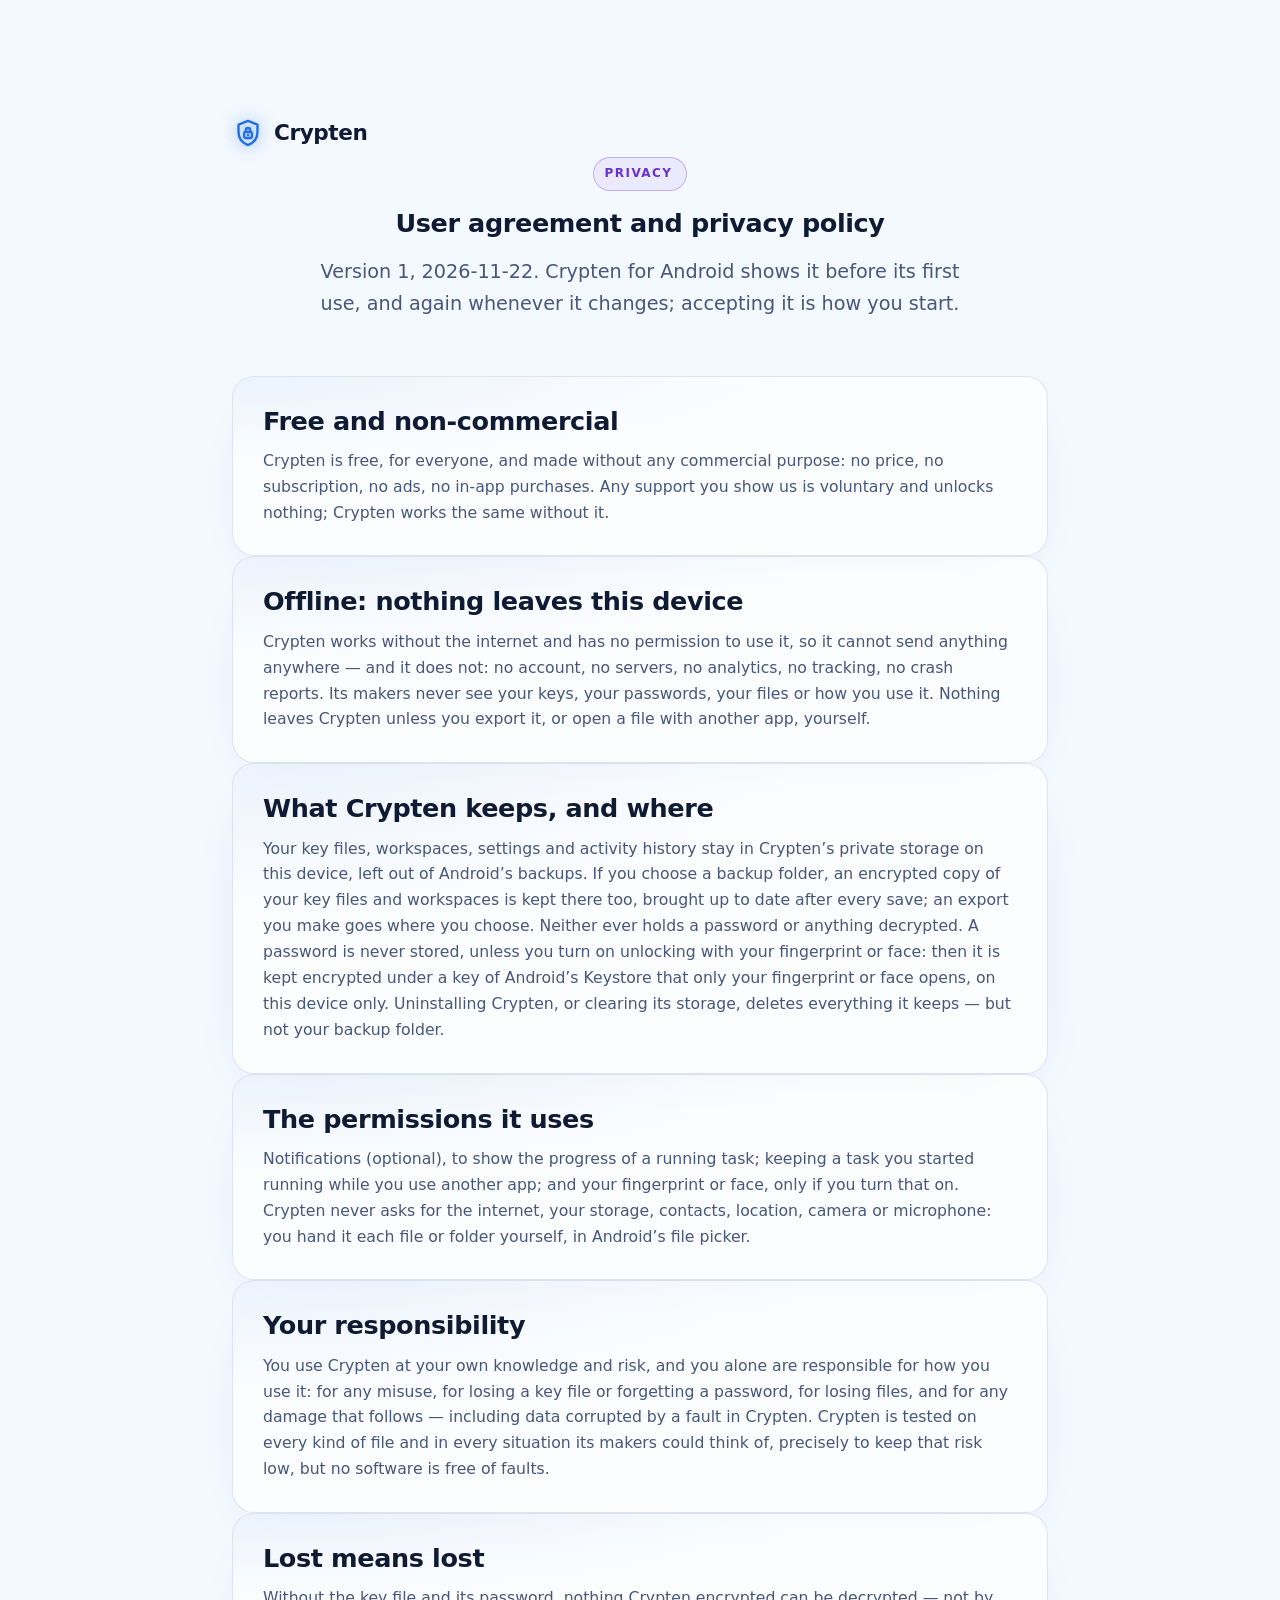
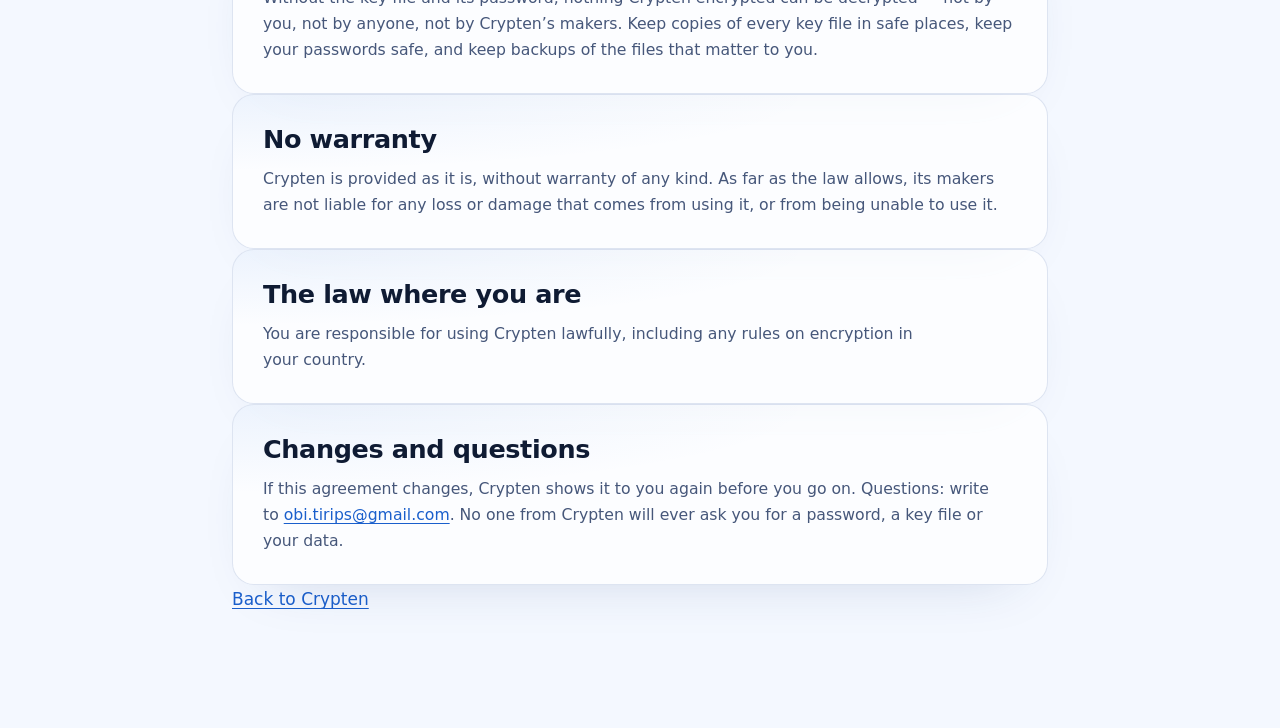
<file: privacy.html>
<!doctype html>
<html lang="en" class="no-js">
<head>
  <meta charset="utf-8">
  <meta name="viewport" content="width=device-width, initial-scale=1, viewport-fit=cover">
  <!-- The same policy as index.html (WebsiteTest): everything comes from this site's own files. -->
  <meta http-equiv="Content-Security-Policy" content="default-src 'none'; script-src 'self'; style-src 'self'; img-src 'self'; font-src 'self'; connect-src 'none'; manifest-src 'self'; base-uri 'none'; form-action 'none'">
  <meta name="referrer" content="no-referrer">
  <title>User agreement and privacy policy — Crypten</title>
  <meta name="description" content="Crypten's user agreement and privacy policy: free and non-commercial, offline, sends nothing anywhere, collects no data.">
  <meta name="color-scheme" content="dark light">
  <meta name="theme-color" content="#050a17" media="(prefers-color-scheme: dark)">
  <meta name="theme-color" content="#f7faff" media="(prefers-color-scheme: light)">
  <link rel="icon" href="img/favicon-32.png" sizes="32x32" type="image/png">
  <link rel="icon" href="img/favicon-16.png" sizes="16x16" type="image/png">
  <link rel="stylesheet" href="css/site.css">
  <script src="js/theme.js"></script>
</head>
<body>
<!-- The Android app shows this text before its first use, word for word (ui/UserAgreement.kt; the Android build's
     AgreementTest keeps the two equal): change one, change both, and raise its version. -->
<svg class="sprite" xmlns="http://www.w3.org/2000/svg" aria-hidden="true" focusable="false">
  <symbol id="g-shield-lock" viewBox="0 0 24 24"><path d="M12 2.9 L19.1 5.7 V11.3 C19.1 15.9 16.1 19.5 12 21.1 C7.9 19.5 4.9 15.9 4.9 11.3 V5.7 Z M10 11.3 H14 A0.9 0.9 0 0 1 14.9 12.2 V14.9 A0.9 0.9 0 0 1 14 15.8 H10 A0.9 0.9 0 0 1 9.1 14.9 V12.2 A0.9 0.9 0 0 1 10 11.3 Z M10.4 11.3 V9.9 A1.6 1.6 0 0 1 13.6 9.9 V11.3 M12 13.55 h0.01"/></symbol>
</svg>

<main id="top">
  <section class="section" aria-labelledby="agreement-title">
    <div class="container container-narrow">
      <p><a class="brand" href="index.html"><svg class="glyph brand-mark" aria-hidden="true"><use href="#g-shield-lock"/></svg><span class="brand-name">Crypten</span></a></p>
      <header class="section-head">
        <p class="eyebrow tone-password">Privacy</p>
        <h1 id="agreement-title">User agreement and privacy policy</h1>
        <p class="section-lead">Version 1, 2026-11-22. Crypten for Android shows it before its first use, and again whenever it changes; accepting it is how you start.</p>
      </header>

      <article class="card">
        <h2>Free and non-commercial</h2>
        <p>Crypten is free, for everyone, and made without any commercial purpose: no price, no subscription, no ads, no in-app purchases. Any support you show us is voluntary and unlocks nothing; Crypten works the same without it.</p>
      </article>
      <article class="card">
        <h2>Offline: nothing leaves this device</h2>
        <p>Crypten works without the internet and has no permission to use it, so it cannot send anything anywhere — and it does not: no account, no servers, no analytics, no tracking, no crash reports. Its makers never see your keys, your passwords, your files or how you use it. Nothing leaves Crypten unless you export it, or open a file with another app, yourself.</p>
      </article>
      <article class="card">
        <h2>What Crypten keeps, and where</h2>
        <p>Your key files, workspaces, settings and activity history stay in Crypten’s private storage on this device, left out of Android’s backups. If you choose a backup folder, an encrypted copy of your key files and workspaces is kept there too, brought up to date after every save; an export you make goes where you choose. Neither ever holds a password or anything decrypted. A password is never stored, unless you turn on unlocking with your fingerprint or face: then it is kept encrypted under a key of Android’s Keystore that only your fingerprint or face opens, on this device only. Uninstalling Crypten, or clearing its storage, deletes everything it keeps — but not your backup folder.</p>
      </article>
      <article class="card">
        <h2>The permissions it uses</h2>
        <p>Notifications (optional), to show the progress of a running task; keeping a task you started running while you use another app; and your fingerprint or face, only if you turn that on. Crypten never asks for the internet, your storage, contacts, location, camera or microphone: you hand it each file or folder yourself, in Android’s file picker.</p>
      </article>
      <article class="card">
        <h2>Your responsibility</h2>
        <p>You use Crypten at your own knowledge and risk, and you alone are responsible for how you use it: for any misuse, for losing a key file or forgetting a password, for losing files, and for any damage that follows — including data corrupted by a fault in Crypten. Crypten is tested on every kind of file and in every situation its makers could think of, precisely to keep that risk low, but no software is free of faults.</p>
      </article>
      <article class="card">
        <h2>Lost means lost</h2>
        <p>Without the key file and its password, nothing Crypten encrypted can be decrypted — not by you, not by anyone, not by Crypten’s makers. Keep copies of every key file in safe places, keep your passwords safe, and keep backups of the files that matter to you.</p>
      </article>
      <article class="card">
        <h2>No warranty</h2>
        <p>Crypten is provided as it is, without warranty of any kind. As far as the law allows, its makers are not liable for any loss or damage that comes from using it, or from being unable to use it.</p>
      </article>
      <article class="card">
        <h2>The law where you are</h2>
        <p>You are responsible for using Crypten lawfully, including any rules on encryption in your country.</p>
      </article>
      <article class="card">
        <h2>Changes and questions</h2>
        <p>If this agreement changes, Crypten shows it to you again before you go on. Questions: write to <a href="mailto:obi.tirips@gmail.com">obi.tirips@gmail.com</a>. No one from Crypten will ever ask you for a password, a key file or your data.</p>
      </article>

      <p class="muted"><a href="index.html">Back to Crypten</a></p>
    </div>
  </section>
</main>
</body>
</html>
</file>
<file: css/site.css>
/*
 * Crypten's website in the app's own look (README.md, "Look and feel"): dark first and neon, with a light twin; one
 * colour per kind of task (the tones); translucent glass over a drawn sky. The theme follows the system, or the switch
 * in the top bar. Motion happens only while the system does not ask for less.
 */

/* ==== Tokens ===================================================================================================== */

:root {
    color-scheme: dark light;
    --font-sans: "Segoe UI Variable Text", "Segoe UI", system-ui, "Helvetica Neue", Roboto, "Noto Sans", Ubuntu, Arial,
        sans-serif;
    --font-display: "Segoe UI Variable Display", "Segoe UI", system-ui, "Helvetica Neue", Roboto, "Noto Sans", Ubuntu,
        Arial, sans-serif;
    --font-mono: ui-monospace, "Cascadia Mono", "Cascadia Code", Consolas, "Liberation Mono", "DejaVu Sans Mono",
        monospace;
    --ease: cubic-bezier(0.2, 0.7, 0.2, 1);
    --radius: 22px;
    --radius-small: 14px;
    --topbar-height: 72px;
    /* The brand's button, deep enough for white text on both themes. */
    --button-top: #2f7cf0;
    --button-bottom: #1a5fd6;

    /* The dark theme: the default, and all a browser without light-dark() gets. */
    --bg: #050a17;
    --text: #e9f0ff;
    --text-muted: #a3b3d1;
    --text-dim: #7d8fb2;
    --glass: rgba(13, 22, 48, 0.66);
    --glass-strong: rgba(12, 21, 46, 0.94);
    --glass-line: rgba(130, 165, 255, 0.16);
    --glass-line-strong: rgba(130, 165, 255, 0.3);
    --glass-shadow: rgba(0, 0, 0, 0.55);
    --topbar: rgba(5, 10, 23, 0.68);
    --code-bg: rgba(3, 8, 20, 0.62);
    --accent-start: #4da3ff;
    --accent-end: #a8dcff;
    --glow-edge: rgba(255, 255, 255, 0.6);
    --brand: #4da3ff;
    --brand-text: #74b8ff;
    --workspace: #3ee08f;
    --workspace-text: #3ee08f;
    --encryption: #ffb52e;
    --encryption-text: #ffbf4d;
    --decryption: #d3dced;
    --decryption-text: #d3dced;
    --key: #3f8cff;
    --key-text: #74a9ff;
    --password: #b07cff;
    --password-text: #c29bff;
    --danger: #ff5c6c;
    --danger-text: #ff7d8a;
}

/* Each colour once, as light-dark(light, dark): the root's colour scheme picks which. */
@supports (color: light-dark(#000, #fff)) {
    :root {
        --bg: light-dark(#f4f8ff, #050a17);
        --text: light-dark(#0f1b33, #e9f0ff);
        --text-muted: light-dark(#46577a, #a3b3d1);
        --text-dim: light-dark(#5f6f8e, #7d8fb2);
        --glass: light-dark(rgba(255, 255, 255, 0.74), rgba(13, 22, 48, 0.66));
        --glass-strong: light-dark(rgba(255, 255, 255, 0.95), rgba(12, 21, 46, 0.94));
        --glass-line: light-dark(rgba(40, 80, 160, 0.15), rgba(130, 165, 255, 0.16));
        --glass-line-strong: light-dark(rgba(40, 80, 160, 0.26), rgba(130, 165, 255, 0.3));
        --glass-shadow: light-dark(rgba(30, 60, 120, 0.22), rgba(0, 0, 0, 0.55));
        --topbar: light-dark(rgba(247, 250, 255, 0.76), rgba(5, 10, 23, 0.68));
        --code-bg: light-dark(rgba(226, 235, 250, 0.75), rgba(3, 8, 20, 0.62));
        --accent-start: light-dark(#1f6fe5, #4da3ff);
        --accent-end: light-dark(#3d9bff, #a8dcff);
        --glow-edge: light-dark(rgba(31, 111, 229, 0.45), rgba(255, 255, 255, 0.6));
        --brand: light-dark(#1f6fe5, #4da3ff);
        --brand-text: light-dark(#1a5fcc, #74b8ff);
        --workspace: light-dark(#0f9a57, #3ee08f);
        --workspace-text: light-dark(#0b7d46, #3ee08f);
        --encryption: light-dark(#c47a00, #ffb52e);
        --encryption-text: light-dark(#9a5f00, #ffbf4d);
        --decryption: light-dark(#56657e, #d3dced);
        --decryption-text: light-dark(#46546b, #d3dced);
        --key: light-dark(#1d63d8, #3f8cff);
        --key-text: light-dark(#1a56bd, #74a9ff);
        --password: light-dark(#7b3fe4, #b07cff);
        --password-text: light-dark(#6a32cc, #c29bff);
        --danger: light-dark(#d1243a, #ff5c6c);
        --danger-text: light-dark(#b51f33, #ff7d8a);
    }
}

:root[data-theme="dark"] {
    color-scheme: dark;
}

:root[data-theme="light"] {
    color-scheme: light;
}

/* The tones (Tone.java): whatever sits in one takes its colour. */
:root,
.tone-brand { --tone: var(--brand); --tone-text: var(--brand-text); }
.tone-workspace { --tone: var(--workspace); --tone-text: var(--workspace-text); }
.tone-encryption { --tone: var(--encryption); --tone-text: var(--encryption-text); }
.tone-decryption { --tone: var(--decryption); --tone-text: var(--decryption-text); }
.tone-key { --tone: var(--key); --tone-text: var(--key-text); }
.tone-password { --tone: var(--password); --tone-text: var(--password-text); }
.tone-danger { --tone: var(--danger); --tone-text: var(--danger-text); }

:root,
[class*="tone-"] {
    --tone-fill: color-mix(in srgb, var(--tone) 10%, transparent);
    --tone-fill-strong: color-mix(in srgb, var(--tone) 18%, transparent);
    --tone-line: color-mix(in srgb, var(--tone) 45%, transparent);
    --tone-glow: color-mix(in srgb, var(--tone) 55%, transparent);
}

@supports (color: light-dark(#000, #fff)) {
    :root,
    [class*="tone-"] {
        --tone-fill: light-dark(color-mix(in srgb, var(--tone) 7%, transparent),
            color-mix(in srgb, var(--tone) 10%, transparent));
        --tone-fill-strong: light-dark(color-mix(in srgb, var(--tone) 13%, transparent),
            color-mix(in srgb, var(--tone) 18%, transparent));
        --tone-line: light-dark(color-mix(in srgb, var(--tone) 36%, transparent),
            color-mix(in srgb, var(--tone) 45%, transparent));
        --tone-glow: light-dark(color-mix(in srgb, var(--tone) 30%, transparent),
            color-mix(in srgb, var(--tone) 55%, transparent));
    }
}

/* ==== Base ======================================================================================================= */

*,
*::before,
*::after {
    box-sizing: border-box;
}

html {
    -webkit-text-size-adjust: 100%;
    text-size-adjust: 100%;
    scroll-padding-top: calc(var(--topbar-height) + 16px);
}

body {
    margin: 0;
    min-height: 100vh;
    overflow-x: clip;
    background: var(--bg);
    color: var(--text);
    font: 400 1.0625rem/1.65 var(--font-sans);
    -webkit-font-smoothing: antialiased;
}

img,
svg,
canvas {
    display: block;
    max-width: 100%;
}

img {
    height: auto;
}

a {
    color: var(--brand-text);
    text-decoration-thickness: 1px;
    text-underline-offset: 3px;
}

a:hover {
    text-decoration-thickness: 2px;
}

h1, h2, h3, h4 {
    margin: 0;
    font-family: var(--font-display);
    line-height: 1.15;
    letter-spacing: -0.015em;
    text-wrap: balance;
}

p {
    margin: 0;
    text-wrap: pretty;
}

ul,
ol {
    margin: 0;
    padding: 0;
}

code,
var {
    font-family: var(--font-mono);
    font-size: 0.88em;
}

code {
    padding: 0.12em 0.42em;
    border-radius: 6px;
    background: var(--code-bg);
    border: 1px solid var(--glass-line);
    color: var(--text);
}

strong {
    font-weight: 650;
    color: var(--text);
}

button {
    font: inherit;
}

::selection {
    background: color-mix(in srgb, var(--brand) 35%, transparent);
}

:focus-visible {
    outline: 2px solid var(--tone-text);
    outline-offset: 3px;
}

.muted {
    color: var(--text-muted);
}

.visually-hidden,
.js .panel-title {
    position: absolute !important;
    width: 1px;
    height: 1px;
    margin: -1px;
    padding: 0;
    overflow: hidden;
    clip-path: inset(50%);
    white-space: nowrap;
    border: 0;
}

.sprite {
    position: absolute;
    width: 0;
    height: 0;
    overflow: hidden;
}

/* A line icon: thin round strokes on the 24 x 24 grid, in the colour of the text or of its tone. */
.glyph {
    width: 1.25em;
    height: 1.25em;
    flex: none;
    fill: none;
    stroke: currentColor;
    stroke-width: 1.8;
    stroke-linecap: round;
    stroke-linejoin: round;
    overflow: visible;
}

.skip-link {
    position: fixed;
    top: 12px;
    left: 12px;
    z-index: 100;
    padding: 10px 16px;
    border-radius: 10px;
    background: var(--glass-strong);
    border: 1px solid var(--glass-line-strong);
    color: var(--text);
    font-weight: 600;
    transform: translateY(-200%);
}

.skip-link:focus {
    transform: none;
}

.copy-buffer {
    position: fixed;
    top: 0;
    left: -9999px;
    opacity: 0;
}

/* ==== The sky (drawn by site.js, as the app's Backdrop draws it) =================================================== */

.sky {
    position: fixed;
    top: 0;
    left: 0;
    width: 100%;
    height: 100vh;
    height: 100lvh;
    z-index: -2;
    pointer-events: none;
}

.sky-stars {
    z-index: -1;
}

.scroll-progress {
    position: fixed;
    top: 0;
    left: 0;
    right: 0;
    z-index: 60;
    height: 2px;
    transform-origin: 0 50%;
    transform: scaleX(var(--progress, 0));
    background: linear-gradient(90deg, var(--brand), var(--accent-end));
    box-shadow: 0 0 12px var(--brand);
    pointer-events: none;
}

@supports (animation-timeline: scroll()) {
    .scroll-progress {
        animation: progress linear both;
        animation-timeline: scroll(root);
    }
}

@keyframes progress {
    from { transform: scaleX(0); }
    to { transform: scaleX(1); }
}

/* ==== Layout ===================================================================================================== */

.container {
    width: 100%;
    max-width: 1200px;
    margin-inline: auto;
    padding-inline: clamp(16px, 4vw, 32px);
}

.container-narrow {
    max-width: 880px;
}

.section {
    position: relative;
    padding-block: clamp(72px, 9vw, 128px);
}

.section-head {
    display: grid;
    justify-items: center;
    gap: 18px;
    max-width: 780px;
    margin: 0 auto clamp(36px, 5vw, 56px);
    text-align: center;
}

.section-head-start {
    justify-items: start;
    margin-inline: 0;
    margin-bottom: 0;
    text-align: left;
}

.section-head h2 {
    font-size: clamp(2rem, 1.3rem + 2.6vw, 3.3rem);
    font-weight: 760;
    letter-spacing: -0.03em;
}

.section-lead {
    max-width: 680px;
    color: var(--text-muted);
    font-size: clamp(1.05rem, 1rem + 0.3vw, 1.2rem);
}

.group-title {
    margin-bottom: 18px;
    font-size: 1.2rem;
    text-align: center;
}

/* ==== Top bar ==================================================================================================== */

.topbar {
    position: fixed;
    inset: 0 0 auto 0;
    z-index: 50;
    height: var(--topbar-height);
    border-bottom: 1px solid transparent;
    transition: background-color 0.3s, border-color 0.3s, box-shadow 0.3s;
}

.topbar.is-scrolled,
.nav-open .topbar {
    background: var(--topbar);
    border-bottom-color: var(--glass-line);
    box-shadow: 0 12px 40px -24px var(--glass-shadow);
    -webkit-backdrop-filter: blur(18px) saturate(150%);
    backdrop-filter: blur(18px) saturate(150%);
}

.nav {
    display: flex;
    align-items: center;
    gap: 24px;
    height: 100%;
}

.brand {
    display: inline-flex;
    align-items: center;
    gap: 10px;
    color: var(--text);
    font-family: var(--font-display);
    font-size: 1.35rem;
    font-weight: 750;
    letter-spacing: -0.02em;
    text-decoration: none;
}

.brand-mark {
    width: 32px;
    height: 32px;
    color: var(--brand);
    filter: drop-shadow(0 0 8px color-mix(in srgb, var(--brand) 60%, transparent));
}

.nav-menu {
    display: flex;
    flex: 1;
    align-items: center;
    gap: 24px;
}

.nav-links {
    display: flex;
    gap: 4px;
    margin-inline: auto;
    list-style: none;
}

.nav-links a {
    display: block;
    padding: 8px 14px;
    border-radius: 10px;
    color: var(--text-muted);
    font-size: 0.95rem;
    font-weight: 550;
    text-decoration: none;
    white-space: nowrap;
    transition: color 0.2s, background-color 0.2s, box-shadow 0.2s;
}

/* Six entries and the actions only just fit between the phone menu and a wide window: closer together there. */
@media (min-width: 1024px) and (max-width: 1199px) {
    .nav,
    .nav-menu {
        gap: 16px;
    }

    .nav-links {
        gap: 0;
    }

    .nav-links a {
        padding-inline: 10px;
    }
}

.nav-links a:hover {
    color: var(--text);
    background: var(--glass);
}

.nav-links a[aria-current] {
    color: var(--text);
    background: var(--tone-fill);
    box-shadow: inset 0 0 0 1px var(--tone-line);
}

.nav-actions {
    display: flex;
    align-items: center;
    gap: 10px;
}

.icon-button {
    display: inline-grid;
    place-items: center;
    width: 44px;
    height: 44px;
    border-radius: 12px;
    border: 1px solid var(--glass-line);
    background: var(--glass);
    color: var(--text);
    cursor: pointer;
    transition: border-color 0.2s, background-color 0.2s, color 0.2s, box-shadow 0.2s;
}

.icon-button:hover {
    border-color: var(--tone-line);
    color: var(--tone-text);
    box-shadow: 0 0 20px -8px var(--tone-glow);
}

.icon-button .glyph {
    width: 22px;
    height: 22px;
}

.nav-toggle {
    display: none;
    margin-left: auto;
}

.nav-toggle .icon-shut,
.nav-open .nav-toggle .icon-open,
.theme-toggle .icon-moon,
[data-theme="light"] .theme-toggle .icon-sun {
    display: none;
}

.nav-open .nav-toggle .icon-shut,
[data-theme="light"] .theme-toggle .icon-moon {
    display: block;
}

html:not(.js) .theme-toggle {
    display: none;
}

/* ==== Buttons, pills, notices ==================================================================================== */

.button {
    position: relative;
    display: inline-flex;
    align-items: center;
    justify-content: center;
    gap: 10px;
    min-height: 44px;
    padding: 0 20px;
    overflow: hidden;
    isolation: isolate;
    border: 1px solid transparent;
    border-radius: 12px;
    font: 650 0.95rem/1.2 var(--font-sans);
    text-decoration: none;
    white-space: nowrap;
    cursor: pointer;
    -webkit-user-select: none;
    user-select: none;
    transition: transform 0.25s var(--ease), box-shadow 0.25s var(--ease), background-color 0.25s,
        border-color 0.25s, color 0.25s;
}

.button .glyph {
    width: 20px;
    height: 20px;
}

.button-primary {
    color: #fff;
    background: linear-gradient(180deg, var(--button-top), var(--button-bottom));
    border-color: rgba(255, 255, 255, 0.12);
    box-shadow: 0 10px 28px -10px rgba(47, 124, 240, 0.85), inset 0 1px 0 rgba(255, 255, 255, 0.28);
}

.button-primary:hover {
    color: #fff;
    transform: translateY(-2px);
    box-shadow: 0 16px 36px -10px rgba(47, 124, 240, 0.95), 0 0 0 1px rgba(120, 180, 255, 0.35),
        inset 0 1px 0 rgba(255, 255, 255, 0.32);
}

.button-secondary {
    color: var(--tone-text);
    background: var(--tone-fill);
    border-color: var(--tone-line);
}

.button-secondary:hover {
    background: var(--tone-fill-strong);
    box-shadow: 0 10px 28px -14px var(--tone-glow);
    transform: translateY(-2px);
}

.button-ghost {
    color: var(--text);
    background: var(--glass);
    border-color: var(--glass-line-strong);
}

.button-ghost:hover {
    border-color: var(--tone-line);
    box-shadow: 0 10px 28px -16px var(--tone-glow);
    transform: translateY(-2px);
}

.button:active {
    transform: translateY(1px);
}

.button-large {
    min-height: 54px;
    padding: 0 26px;
    border-radius: 14px;
    font-size: 1.02rem;
}

.button-block {
    width: 100%;
}

.button.is-done {
    color: var(--workspace-text);
    border-color: color-mix(in srgb, var(--workspace) 45%, transparent);
}

.ripple {
    position: absolute;
    z-index: -1;
    left: var(--rx);
    top: var(--ry);
    width: var(--rs);
    height: var(--rs);
    margin: calc(var(--rs) / -2) 0 0 calc(var(--rs) / -2);
    border-radius: 50%;
    background: currentColor;
    opacity: 0.28;
    transform: scale(0);
    animation: ripple 0.65s var(--ease) forwards;
    pointer-events: none;
}

@keyframes ripple {
    to { transform: scale(1); opacity: 0; }
}

.pill,
.eyebrow {
    display: inline-flex;
    align-items: center;
    gap: 8px;
    padding: 6px 14px 6px 10px;
    border-radius: 999px;
    border: 1px solid var(--tone-line);
    background: var(--tone-fill);
    color: var(--tone-text);
    font-size: 0.82rem;
    font-weight: 650;
    letter-spacing: 0.02em;
}

.eyebrow {
    padding-left: 11px;
    font-size: 0.75rem;
    letter-spacing: 0.12em;
    text-transform: uppercase;
}

.pill .glyph,
.eyebrow .glyph {
    width: 16px;
    height: 16px;
}

.notice {
    display: flex;
    align-items: flex-start;
    gap: 12px;
    padding: 14px 16px;
    border-radius: var(--radius-small);
    border: 1px solid var(--tone-line);
    background: var(--tone-fill);
    color: var(--text);
    font-size: 0.95rem;
}

.notice .glyph {
    width: 20px;
    height: 20px;
    margin-top: 2px;
    color: var(--tone-text);
}

.external .glyph {
    display: inline;
    width: 0.9em;
    height: 0.9em;
    margin-left: 0.2em;
    vertical-align: -0.1em;
}

/* ==== Home ======================================================================================================= */

.hero {
    padding-top: calc(var(--topbar-height) + clamp(40px, 7vw, 96px));
    padding-bottom: clamp(56px, 8vw, 96px);
}

.hero-grid {
    display: grid;
    grid-template-columns: minmax(0, 1.3fr) minmax(0, 0.7fr);
    align-items: center;
    gap: clamp(24px, 4vw, 64px);
}

.hero-copy {
    display: grid;
    justify-items: start;
    gap: 24px;
}

.hero-title {
    font-size: clamp(2.75rem, 1.5rem + 5.2vw, 5.6rem);
    font-weight: 800;
    line-height: 1;
    letter-spacing: -0.04em;
}

.hero-accent {
    background: linear-gradient(100deg, var(--accent-start) 10%, var(--accent-end) 45%, var(--accent-start) 80%);
    background-size: 220% 100%;
    -webkit-background-clip: text;
    background-clip: text;
    color: transparent;
    animation: sheen 9s ease-in-out infinite;
}

@keyframes sheen {
    0%, 100% { background-position: 0% 50%; }
    50% { background-position: 100% 50%; }
}

.hero-lead {
    max-width: 640px;
    color: var(--text-muted);
    font-size: clamp(1.08rem, 1rem + 0.45vw, 1.28rem);
}

.hero-actions {
    display: flex;
    flex-wrap: wrap;
    gap: 14px;
}

.trust-strip {
    display: flex;
    flex-wrap: wrap;
    align-items: center;
    row-gap: 6px;
    list-style: none;
    color: var(--tone-text);
    font-size: 0.9rem;
    font-weight: 600;
}

.trust-strip li {
    display: inline-flex;
    align-items: center;
    gap: 8px;
}

.trust-strip li + li::before {
    content: "·";
    margin-inline: 12px;
    color: var(--text-dim);
}

.trust-strip .glyph {
    width: 20px;
    height: 20px;
}

@media (prefers-reduced-motion: no-preference) {
    [data-enter] {
        animation: enter 0.9s var(--ease) both;
    }

    .hero-copy > :nth-child(2) { animation-delay: 0.08s; }
    .hero-copy > :nth-child(3) { animation-delay: 0.16s; }
    .hero-copy > :nth-child(4) { animation-delay: 0.24s; }
    .hero-copy > :nth-child(5) { animation-delay: 0.32s; }

    .emblem[data-enter] {
        animation: enter-emblem 1.2s var(--ease) 0.2s both;
    }
}

@keyframes enter {
    from { opacity: 0; transform: translateY(16px); }
}

@keyframes enter-emblem {
    from { opacity: 0; transform: scale(0.9); }
}

/* Crypten's shield in a glowing core, a still ring and a turning orbit, as on the app's home. */
.emblem {
    position: relative;
    justify-self: center;
    width: min(100%, 340px);
    aspect-ratio: 1;
    color: var(--tone);
}

.emblem::before {
    content: "";
    position: absolute;
    inset: 14%;
    border-radius: 50%;
    background: radial-gradient(circle, var(--tone-glow), transparent 68%);
    filter: blur(28px);
    opacity: 0.6;
}

.emblem-art {
    position: relative;
    width: 100%;
    height: 100%;
    overflow: visible;
}

.emblem-ring {
    fill: none;
    stroke: var(--tone-line);
    stroke-width: 1.5;
}

.emblem-path {
    fill: none;
    stroke: var(--tone-line);
    stroke-width: 1.2;
    stroke-dasharray: 2 7;
}

.emblem-satellite {
    fill: var(--tone);
    filter: drop-shadow(0 0 6px var(--tone));
}

.emblem-orbit {
    transform-box: view-box;
    transform-origin: 120px 120px;
    animation: orbit 24s linear infinite;
}

.emblem-shield {
    fill: none;
    stroke: var(--tone);
    stroke-width: 1.5;
    stroke-linecap: round;
    stroke-linejoin: round;
    filter: drop-shadow(0 0 2px var(--glow-edge)) drop-shadow(0 0 10px var(--tone-glow));
    animation: breathe 3s ease-in-out infinite;
}

@keyframes orbit {
    to { transform: rotate(360deg); }
}

@keyframes breathe {
    0%, 100% { filter: drop-shadow(0 0 2px var(--glow-edge)) drop-shadow(0 0 8px var(--tone-glow)); }
    50% { filter: drop-shadow(0 0 4px var(--glow-edge)) drop-shadow(0 0 22px var(--tone)); }
}

/* ==== The screenshot ============================================================================================= */

.showcase {
    margin-top: clamp(56px, 8vw, 96px);
}

.showcase-stage {
    perspective: 1800px;
}

.showcase-frame {
    position: relative;
    padding: clamp(6px, 1vw, 12px);
    border-radius: clamp(14px, 2vw, 22px);
    border: 1px solid var(--glass-line-strong);
    background: linear-gradient(180deg, color-mix(in srgb, var(--brand) 26%, transparent),
        color-mix(in srgb, var(--brand) 6%, transparent) 60%);
    box-shadow: 0 60px 140px -50px color-mix(in srgb, var(--brand) 70%, transparent),
        0 30px 60px -30px var(--glass-shadow);
    transform: rotateX(var(--tilt-x, 0deg)) rotateY(var(--tilt-y, 0deg));
    transition: transform 0.5s var(--ease);
}

.showcase-frame::before {
    content: "";
    position: absolute;
    inset: -1px;
    padding: 1px;
    border-radius: inherit;
    background: linear-gradient(90deg, transparent 10%, color-mix(in srgb, var(--brand) 85%, white), transparent 90%);
    -webkit-mask: linear-gradient(#000 0 0) content-box, linear-gradient(#000 0 0);
    -webkit-mask-composite: xor;
    mask-composite: exclude;
    opacity: 0.8;
    pointer-events: none;
}

.showcase-screen {
    position: relative;
    overflow: hidden;
    border-radius: clamp(8px, 1.4vw, 14px);
}

.showcase-shot {
    width: 100%;
}

@supports (animation-timeline: view()) {
    @media (prefers-reduced-motion: no-preference) {
        .showcase-stage {
            animation: stage linear both;
            animation-timeline: view();
            animation-range: entry 0% cover 35%;
        }
    }
}

@keyframes stage {
    from { opacity: 0.55; transform: perspective(1800px) rotateX(16deg) scale(0.94); }
    to { opacity: 1; transform: none; }
}

.hotspot {
    position: absolute;
    display: grid;
    place-items: center;
    width: 28px;
    height: 28px;
    margin: -14px 0 0 -14px;
    border-radius: 50%;
    background: #1f6fe5;
    color: #fff;
    font: 700 0.78rem/1 var(--font-sans);
    box-shadow: 0 0 0 3px rgba(255, 255, 255, 0.9), 0 0 18px 4px rgba(77, 163, 255, 0.75);
    transition: transform 0.25s var(--ease);
}

.hotspot::after {
    content: "";
    position: absolute;
    inset: -6px;
    border: 2px solid rgba(77, 163, 255, 0.85);
    border-radius: 50%;
    animation: ping 2.4s var(--ease) infinite;
}

.hotspot.is-active {
    transform: scale(1.3);
}

@keyframes ping {
    0% { opacity: 1; transform: scale(0.7); }
    80%, 100% { opacity: 0; transform: scale(1.7); }
}

/* Where each numbered point sits on the screenshots: 2000 x 1299 dark, 2000 x 1281 light. The light one's window was
   18 px shorter, so one place fits both within a pixel or two. */
.hotspot-1 { left: 13.7%; top: 15.3%; }
.hotspot-2 { left: 36.6%; top: 18.9%; }
.hotspot-3 { left: 34.0%; top: 27.7%; }
.hotspot-4 { left: 15.3%; top: 92.3%; }

.showcase figcaption {
    display: grid;
    gap: 18px;
    margin-top: 28px;
}

.showcase-caption {
    color: var(--text-dim);
    font-size: 0.9rem;
    text-align: center;
}

.tour {
    display: grid;
    grid-template-columns: repeat(4, minmax(0, 1fr));
    gap: 14px;
    list-style: none;
}

.tour li {
    display: flex;
    align-items: flex-start;
    gap: 12px;
    padding: 14px 16px;
    border-radius: var(--radius-small);
    border: 1px solid var(--glass-line);
    background: var(--glass);
    color: var(--text-muted);
    font-size: 0.92rem;
    transition: border-color 0.25s, background-color 0.25s, transform 0.25s var(--ease);
}

.tour li.is-active {
    border-color: var(--tone-line);
    background: var(--tone-fill);
    transform: translateY(-2px);
}

.tour-number {
    display: grid;
    flex: none;
    place-items: center;
    width: 26px;
    height: 26px;
    border-radius: 50%;
    background: #1f6fe5;
    color: #fff;
    font-size: 0.78rem;
    font-weight: 700;
    box-shadow: 0 0 12px rgba(77, 163, 255, 0.6);
}

/* ==== Cards ====================================================================================================== */

.cards {
    display: grid;
    gap: clamp(14px, 2vw, 22px);
    list-style: none;
}

.cards-2 { grid-template-columns: repeat(2, minmax(0, 1fr)); }
.cards-3 { grid-template-columns: repeat(3, minmax(0, 1fr)); }
.cards-4 { grid-template-columns: repeat(4, minmax(0, 1fr)); }

.card {
    position: relative;
    display: grid;
    align-content: start;
    gap: 12px;
    padding: clamp(22px, 2.4vw, 30px);
    overflow: hidden;
    isolation: isolate;
    border-radius: var(--radius);
    border: 1px solid var(--glass-line);
    background: var(--glass);
    box-shadow: 0 24px 60px -36px var(--glass-shadow);
    transition: transform 0.35s var(--ease), border-color 0.35s, box-shadow 0.35s;
}

.card::before {
    content: "";
    position: absolute;
    inset: 0;
    z-index: -1;
    background: radial-gradient(130% 90% at 0% 0%, var(--tone-fill), transparent 55%);
}

/* The glow that follows the pointer (site.js sets --mx and --my). */
.card::after {
    content: "";
    position: absolute;
    inset: 0;
    z-index: -1;
    opacity: 0;
    background: radial-gradient(380px circle at var(--mx, 50%) var(--my, 0%), var(--tone-fill-strong), transparent 60%);
    transition: opacity 0.35s;
}

.card h3 {
    font-size: 1.16rem;
    font-weight: 680;
    letter-spacing: -0.01em;
}

.card p {
    color: var(--text-muted);
    font-size: 0.98rem;
}

.card-icon {
    display: grid;
    place-items: center;
    width: 52px;
    height: 52px;
    margin-bottom: 6px;
    border-radius: 15px;
    border: 1px solid var(--tone-line);
    background: var(--tone-fill);
    color: var(--tone);
    box-shadow: 0 0 24px -6px var(--tone-glow), inset 0 1px 0 rgba(255, 255, 255, 0.06);
    transition: box-shadow 0.35s, transform 0.35s var(--ease);
}

.card-icon .glyph {
    width: 28px;
    height: 28px;
    filter: drop-shadow(0 0 6px var(--tone-glow));
}

@media (hover: hover) {
    .card:hover {
        border-color: var(--tone-line);
        box-shadow: 0 30px 70px -34px var(--tone-glow);
        transform: translateY(-4px);
    }

    .card:hover::after {
        opacity: 1;
    }

    .card:hover .card-icon {
        box-shadow: 0 0 34px -2px var(--tone-glow), inset 0 1px 0 rgba(255, 255, 255, 0.08);
        transform: scale(1.06);
    }
}

/* ==== Security =================================================================================================== */

.pipeline {
    position: relative;
    margin-bottom: clamp(28px, 4vw, 44px);
}

.pipeline-steps {
    position: relative;
    display: grid;
    grid-template-columns: repeat(5, minmax(0, 1fr));
    gap: 14px;
    list-style: none;
}

/* From the first step's icon to the last one's, in the colours of the steps it joins. */
.pipeline-track {
    position: absolute;
    left: 10%;
    right: 10%;
    top: 36px;
    height: 2px;
    border-radius: 2px;
    background: linear-gradient(90deg, var(--decryption), var(--encryption), var(--key), var(--workspace), var(--brand));
    opacity: 0.5;
}

.pipeline-pulse {
    position: absolute;
    top: 50%;
    left: 0;
    width: 70px;
    height: 6px;
    margin: -3px 0 0 -35px;
    border-radius: 6px;
    background: radial-gradient(closest-side, #fff, color-mix(in srgb, var(--brand) 85%, transparent) 55%, transparent);
    animation: pulse-across 6s linear infinite;
}

@keyframes pulse-across {
    0% { left: 0%; opacity: 0; }
    4% { opacity: 1; }
    80% { left: 100%; opacity: 1; }
    86%, 100% { left: 100%; opacity: 0; }
}

@keyframes pulse-down {
    0% { top: 0%; opacity: 0; }
    4% { opacity: 1; }
    80% { top: 100%; opacity: 1; }
    86%, 100% { top: 100%; opacity: 0; }
}

.step {
    position: relative;
    display: grid;
    align-content: start;
    justify-items: center;
    gap: 10px;
    padding: 0 6px;
    text-align: center;
}

.step-icon {
    position: relative;
    z-index: 1;
    display: grid;
    place-items: center;
    width: 72px;
    height: 72px;
    border-radius: 22px;
    border: 1px solid var(--tone-line);
    background: var(--glass-strong);
    color: var(--tone);
    box-shadow: 0 0 30px -10px var(--tone-glow);
    animation: step-lit 6s ease-in-out infinite;
}

.step-icon .glyph {
    width: 32px;
    height: 32px;
    filter: drop-shadow(0 0 6px var(--tone-glow));
}

/* Each step lights up as the pulse reaches it: 1.2 s apart, the pulse's time from one to the next. */
.step:nth-child(2) .step-icon { animation-delay: 1.2s; }
.step:nth-child(3) .step-icon { animation-delay: 2.4s; }
.step:nth-child(4) .step-icon { animation-delay: 3.6s; }
.step:nth-child(5) .step-icon { animation-delay: 4.8s; }

@keyframes step-lit {
    0% { box-shadow: 0 0 0 1px var(--tone-line), 0 0 46px -4px var(--tone-glow); transform: translateY(-3px); }
    20%, 100% { box-shadow: 0 0 30px -10px var(--tone-glow); transform: none; }
}

.step h3 {
    display: inline-flex;
    align-items: center;
    gap: 8px;
    font-size: 1.05rem;
}

.step-number {
    display: inline-grid;
    place-items: center;
    width: 22px;
    height: 22px;
    border-radius: 50%;
    border: 1px solid var(--tone-line);
    background: var(--tone-fill);
    color: var(--tone-text);
    font-size: 0.72rem;
}

.step p {
    max-width: 220px;
    color: var(--text-muted);
    font-size: 0.92rem;
}

.spec {
    position: relative;
    margin-top: clamp(20px, 3vw, 28px);
    padding: clamp(22px, 3vw, 34px);
    overflow: hidden;
    border-radius: var(--radius);
    border: 1px solid var(--glass-line);
    background: linear-gradient(180deg, var(--glass-strong), var(--glass));
}

.spec::before {
    content: "";
    position: absolute;
    inset: 0 0 auto 0;
    height: 1px;
    background: linear-gradient(90deg, transparent, var(--brand), transparent);
    opacity: 0.8;
}

.spec-head {
    display: flex;
    align-items: center;
    gap: 12px;
    margin-bottom: 14px;
    color: var(--brand-text);
}

.spec-head .glyph {
    width: 24px;
    height: 24px;
}

.spec-head h3 {
    color: var(--text);
    font-size: 1.15rem;
}

.spec-list {
    display: grid;
    grid-template-columns: repeat(2, minmax(0, 1fr));
    column-gap: 40px;
    margin: 0;
}

.spec-list div {
    display: grid;
    grid-template-columns: 110px minmax(0, 1fr);
    gap: 16px;
    padding: 12px 0;
    border-top: 1px dashed var(--glass-line);
}

.spec-list dt {
    padding-top: 3px;
    color: var(--text-dim);
    font-size: 0.78rem;
    font-weight: 650;
    letter-spacing: 0.12em;
    text-transform: uppercase;
}

.spec-list dd {
    margin: 0;
    color: var(--text);
    font-family: var(--font-mono);
    font-size: 0.9rem;
}

/* ==== Privacy and the safety warning ============================================================================= */

.warning {
    display: grid;
    gap: 16px;
    margin-top: clamp(20px, 3vw, 28px);
    padding: clamp(22px, 3vw, 34px);
    border-radius: var(--radius);
    border: 1px solid var(--tone-line);
    background: linear-gradient(180deg, color-mix(in srgb, var(--danger) 11%, var(--glass)), var(--glass));
    box-shadow: 0 0 60px -30px var(--tone-glow);
}

.warning-head {
    display: flex;
    align-items: center;
    gap: 16px;
}

.warning-head .card-icon {
    flex: none;
    margin: 0;
}

.warning-head h3 {
    color: var(--tone-text);
    font-size: clamp(1.15rem, 1rem + 0.6vw, 1.45rem);
}

.warning-points {
    display: grid;
    grid-template-columns: repeat(3, minmax(0, 1fr));
    gap: 16px;
    list-style: none;
}

.warning-points li {
    padding: 16px;
    border-radius: var(--radius-small);
    border: 1px solid var(--glass-line);
    background: var(--glass);
    color: var(--text-muted);
    font-size: 0.95rem;
}

.warning-points strong {
    display: block;
    margin-bottom: 4px;
    color: var(--tone-text);
}

.warning-again {
    color: var(--tone-text);
    font-weight: 650;
}

/* ==== Free forever =============================================================================================== */

.free-grid {
    display: grid;
    grid-template-columns: minmax(0, 1.15fr) minmax(0, 0.85fr);
    align-items: center;
    gap: clamp(28px, 5vw, 72px);
    margin-bottom: clamp(48px, 6vw, 72px);
}

.free-copy {
    display: grid;
    gap: 22px;
}

.statement {
    margin: 0;
    padding-left: 22px;
    border-left: 3px solid var(--workspace);
    font-family: var(--font-display);
    font-size: clamp(1.5rem, 1.1rem + 1.5vw, 2.2rem);
    font-weight: 700;
    line-height: 1.25;
    letter-spacing: -0.02em;
}

.free-text {
    font-size: 1.08rem;
}

.price {
    position: relative;
    isolation: isolate;
    padding: 1.5px;
    border-radius: 28px;
}

/* A light that circles the card's edge. */
.price::before {
    content: "";
    position: absolute;
    inset: 0;
    z-index: -1;
    border-radius: inherit;
    background: conic-gradient(from var(--angle), var(--glass-line) 0 50%, var(--tone) 72%, var(--accent-end) 80%,
        var(--glass-line) 92%);
    animation: circle-edge 6s linear infinite;
}

@property --angle {
    syntax: "<angle>";
    initial-value: 0deg;
    inherits: false;
}

@keyframes circle-edge {
    to { --angle: 360deg; }
}

.price-inner {
    display: grid;
    gap: 18px;
    padding: clamp(28px, 3.5vw, 40px);
    border-radius: 27px;
    background: var(--glass-strong);
    box-shadow: 0 40px 100px -50px var(--tone-glow);
}

.price-tag {
    display: flex;
    align-items: flex-start;
    background: linear-gradient(180deg, var(--text) 30%, var(--accent-start));
    -webkit-background-clip: text;
    background-clip: text;
    color: transparent;
    font-family: var(--font-display);
    font-size: clamp(4.5rem, 3rem + 6vw, 7rem);
    font-weight: 800;
    line-height: 0.9;
    letter-spacing: -0.05em;
}

.price-currency {
    margin: 0.22em 0.06em 0 0;
    font-size: 0.42em;
}

.price-note {
    color: var(--tone-text);
    font-weight: 650;
}

.price-list {
    display: grid;
    gap: 10px;
    list-style: none;
}

.price-list li {
    display: flex;
    align-items: center;
    gap: 10px;
    color: var(--text-muted);
}

.price-list .glyph {
    width: 20px;
    height: 20px;
    color: var(--workspace);
}

.pledge {
    margin-top: clamp(32px, 4vw, 48px);
    background: linear-gradient(90deg, var(--workspace), var(--brand), var(--password));
    -webkit-background-clip: text;
    background-clip: text;
    color: transparent;
    font-family: var(--font-display);
    font-size: clamp(1.6rem, 1.2rem + 1.8vw, 2.6rem);
    font-weight: 800;
    letter-spacing: -0.03em;
    text-align: center;
}

/* ==== Download =================================================================================================== */

.download {
    display: grid;
    gap: 22px;
    padding: clamp(20px, 3vw, 36px);
    border-radius: 28px;
    border: 1px solid var(--glass-line);
    background: var(--glass);
    box-shadow: 0 40px 100px -60px var(--glass-shadow);
}

.release {
    display: flex;
    align-items: center;
    gap: 18px;
}

.release-icon {
    width: 88px;
    height: 88px;
    border-radius: 22px;
    box-shadow: 0 0 0 1px var(--glass-line), 0 18px 40px -16px rgba(255, 181, 46, 0.5);
}

.release-name {
    font-family: var(--font-display);
    font-size: 1.6rem;
    font-weight: 750;
    letter-spacing: -0.02em;
}

.release-meta {
    color: var(--text-muted);
}

.tabs {
    display: grid;
    gap: 20px;
}

.tab {
    padding: 11px 18px;
    border: 1px solid transparent;
    border-radius: 11px;
    background: transparent;
    color: var(--text-muted);
    font-size: 0.95rem;
    font-weight: 600;
    line-height: 1;
    cursor: pointer;
    transition: color 0.2s, background-color 0.2s, border-color 0.2s, box-shadow 0.2s;
}

.tab:hover {
    color: var(--text);
}

.tab[aria-selected="true"] {
    border-color: var(--tone-line);
    background: var(--tone-fill-strong);
    color: var(--text);
    box-shadow: 0 0 22px -8px var(--tone-glow);
}

html:not(.js) .tablist {
    display: none;
}

.os-list {
    display: inline-flex;
    flex-wrap: wrap;
    justify-self: start;
    gap: 6px;
    padding: 6px;
    border-radius: 16px;
    border: 1px solid var(--glass-line);
    background: var(--code-bg);
}

.panel-title {
    margin-bottom: 14px;
    font-size: 1.2rem;
}

.tabpanel:focus-visible {
    outline-offset: 6px;
    border-radius: 12px;
}

.runners {
    display: grid;
    grid-template-columns: repeat(4, minmax(0, 1fr));
    gap: 16px;
}

.runners-single {
    grid-template-columns: minmax(0, 560px);
}

.runner {
    display: flex;
    flex-direction: column;
    gap: 12px;
    padding: 22px;
    border-radius: 20px;
    border: 1px solid var(--glass-line);
    background: var(--glass-strong);
    transition: border-color 0.3s, box-shadow 0.3s;
}

.runner:hover {
    border-color: var(--tone-line);
}

.runner h4 {
    font-size: 1.12rem;
}

.runner p {
    color: var(--text-muted);
    font-size: 0.93rem;
}

.runner .button {
    margin-top: auto;
}

.runner-featured {
    border-color: var(--tone-line);
    background: linear-gradient(180deg, var(--tone-fill), transparent 70%), var(--glass-strong);
    box-shadow: 0 0 50px -24px var(--tone-glow);
}

.runner-badge {
    align-self: flex-start;
    padding: 4px 10px;
    border-radius: 999px;
    border: 1px solid var(--tone-line);
    background: var(--tone-fill-strong);
    color: var(--tone-text);
    font-size: 0.72rem;
    font-weight: 700;
    letter-spacing: 0.08em;
    text-transform: uppercase;
}

.runner .runner-needs {
    display: flex;
    align-items: center;
    gap: 8px;
    color: var(--text);
    font-size: 0.9rem;
    font-weight: 550;
}

.runner-needs .glyph {
    width: 18px;
    height: 18px;
    color: var(--tone-text);
}

.runner .runner-file {
    color: var(--text-dim);
    font-family: var(--font-mono);
    font-size: 0.76rem;
    text-align: center;
    overflow-wrap: anywhere;
}

/* Under each download: its signature and SHA3-512, or until the first release, that they arrive with it. */
.runner .runner-check {
    color: var(--text-dim);
    font-size: 0.76rem;
    text-align: center;
}

/* Once released, folded under each download: its SHA3-512 and its signature, each with Copy. */
.runner-proof summary {
    color: var(--text-dim);
    font-size: 0.76rem;
    text-align: center;
    cursor: pointer;
}

.runner-proof summary:focus-visible {
    border-radius: 6px;
    outline: 2px solid var(--tone-text);
    outline-offset: 2px;
}

.runner-proof-body {
    display: grid;
    gap: 8px;
    margin-top: 10px;
}

.runner .runner-proof-label {
    color: var(--text-dim);
    font-size: 0.76rem;
}

.runner-proof .hash {
    font-size: 0.74rem;
}

/* A signature is some 6,300 characters: it scrolls inside its own box. */
.runner-proof .runner-signature {
    max-height: 9em;
    overflow-y: auto;
}

.runner-proof .button {
    margin-top: 0;
}

/* While one card is unfolded, the others keep their own height rather than stretching to its. */
.runners:has(.runner-proof[open]) {
    align-items: start;
}

.soon {
    display: flex;
    align-items: center;
    gap: 18px;
    max-width: 680px;
    padding: 24px;
    border-radius: 20px;
    border: 1px solid var(--tone-line);
    background: var(--tone-fill);
}

.soon .card-icon {
    flex: none;
    margin: 0;
}

.soon h4 {
    margin-bottom: 4px;
    font-size: 1.12rem;
}

.soon p {
    color: var(--text-muted);
}

.download-notes {
    margin-top: clamp(16px, 2.5vw, 24px);
}

/* Before you update, keep the version you have: under the two notes, the whole width. */
.download-update {
    margin-top: clamp(16px, 2.5vw, 24px);
}

/* If a new version cannot open your data: the recovery steps, under the update warning. */
.download-recovery {
    margin-top: clamp(16px, 2.5vw, 24px);
}

.recovery-steps {
    margin: 0 0 14px;
    padding-left: 1.4em;
}

.recovery-steps li {
    margin: 6px 0;
}

/* What it is for, last: independent, non-commercial and its own work, under the three cards. */
.independent {
    max-width: 880px;
    margin: clamp(16px, 2.5vw, 24px) auto 0;
}

.card .independent-close {
    color: var(--text);
    font-weight: 600;
}

.commands {
    display: grid;
    gap: 8px;
    margin-top: 4px;
    list-style: none;
}

.commands li {
    display: grid;
    grid-template-columns: 76px minmax(0, 1fr);
    align-items: center;
    gap: 10px;
    font-size: 0.88rem;
}

.commands span {
    color: var(--text-dim);
    font-weight: 600;
}

.commands code {
    overflow-wrap: anywhere;
}
.commands-note {
    margin-top: 8px;
    color: var(--text-dim);
    font-size: 0.84rem;
}

/* ==== Donate ===================================================================================================== */

.donate {
    display: grid;
    gap: clamp(16px, 2.5vw, 24px);
}

.donate-why,
.donate-how {
    padding: clamp(22px, 3vw, 36px);
    border-radius: 28px;
    border: 1px solid var(--glass-line);
    background: var(--glass);
}

.donate-why {
    display: grid;
    grid-template-columns: minmax(0, 1fr) minmax(0, 1fr);
    gap: clamp(24px, 4vw, 48px);
}

.donate-why-main {
    display: grid;
    align-content: start;
    gap: 22px;
}

.donate-why .group-title,
.donate-how .group-title {
    margin: 0;
    text-align: left;
}

.thanks {
    display: flex;
    align-items: center;
    gap: 18px;
}

.thanks img {
    flex: none;
    width: 96px;
    height: 96px;
    filter: drop-shadow(0 10px 24px rgba(255, 181, 46, 0.35));
}

.thanks h3 {
    margin-bottom: 6px;
    font-size: 1.2rem;
}

.thanks p {
    color: var(--text-muted);
    font-size: 0.96rem;
}

.donate-why-facts {
    display: grid;
    align-content: start;
    gap: 16px;
}

.facts {
    display: grid;
    gap: 16px;
    list-style: none;
}

.facts li {
    display: flex;
    align-items: flex-start;
    gap: 14px;
}

.fact-icon {
    display: grid;
    flex: none;
    place-items: center;
    width: 40px;
    height: 40px;
    border-radius: 12px;
    border: 1px solid var(--tone-line);
    background: var(--tone-fill);
    color: var(--tone);
}

.fact-icon .glyph {
    width: 22px;
    height: 22px;
}

.facts h4 {
    margin-bottom: 2px;
    font-size: 1rem;
}

.facts p {
    color: var(--text-muted);
    font-size: 0.93rem;
}

.donate-how {
    display: grid;
    gap: 18px;
    container-type: inline-size;
}

/* The donation menu: the cryptocurrencies down the left, the chosen one's wallet beside them. */
.wallet-menu {
    grid-template-columns: 200px minmax(0, 1fr);
    align-items: start;
    gap: 16px;
}

html:not(.js) .wallet-menu {
    grid-template-columns: minmax(0, 1fr);
}

.coin-list {
    display: grid;
    gap: 6px;
}

.coin {
    display: flex;
    align-items: center;
    gap: 12px;
    padding: 10px 12px;
    text-align: left;
}

.coin-ticker {
    display: inline-grid;
    place-items: center;
    min-width: 50px;
    height: 26px;
    padding: 0 6px;
    border-radius: 8px;
    border: 1px solid var(--tone-line);
    background: var(--tone-fill);
    color: var(--tone-text);
    font: 700 0.72rem/1 var(--font-mono);
    letter-spacing: 0.04em;
}

.coin-name {
    font-weight: 600;
}

.wallet {
    display: grid;
    grid-template-columns: 220px minmax(0, 1fr);
    align-items: start;
    gap: 24px;
    padding: 22px;
    border-radius: 20px;
    border: 1px solid var(--glass-line);
    background: var(--glass-strong);
}

.wallet[hidden] {
    display: none;
}

.wallet-qr {
    width: 220px;
    aspect-ratio: 1;
    overflow: hidden;
    border-radius: 14px;
    background: #fff;
    box-shadow: 0 0 0 1px var(--glass-line), 0 16px 40px -18px rgba(77, 163, 255, 0.6);
}

.wallet-qr svg {
    width: 100%;
    height: 100%;
}

/* Without scripts there is no QR code, and every wallet is shown: the address takes the whole card. */
html:not(.js) .wallet {
    grid-template-columns: minmax(0, 1fr);
}

html:not(.js) .wallet-qr {
    display: none;
}

.wallet-body {
    display: grid;
    align-content: start;
    gap: 10px;
    min-width: 0;
}

.wallet-name {
    font-size: 1.35rem;
}

.wallet-network {
    color: var(--tone-text);
    font-size: 0.92rem;
    font-weight: 600;
}

.wallet-address,
.hash {
    display: block;
    padding: 12px 14px;
    border-radius: 12px;
    font-size: 0.84rem;
    line-height: 1.6;
    letter-spacing: 0.02em;
    word-break: break-all;
    -webkit-user-select: all;
    user-select: all;
}
/* A fingerprint in groups of eight: it wraps between groups, never inside one. */
.hash.hash-groups {
    word-break: normal;
    overflow-wrap: normal;
}

.copy {
    justify-self: start;
}

/* The QR code beside the address only while the address keeps some 300 px of its own. */
@container (max-width: 820px) {
    .wallet {
        grid-template-columns: minmax(0, 1fr);
        justify-items: center;
        text-align: center;
    }

    .wallet-body {
        justify-items: center;
    }

    .wallet-body .copy {
        justify-self: center;
    }
}

@container (max-width: 470px) {
    .wallet-menu {
        grid-template-columns: minmax(0, 1fr);
    }

    .coin-list {
        grid-template-columns: repeat(5, minmax(0, 1fr));
    }

    .coin {
        justify-content: center;
        padding: 8px 4px;
    }

    .coin-name {
        display: none;
    }

    .coin-ticker {
        min-width: 0;
        width: 100%;
        border: 0;
        background: none;
    }

    .wallet-qr {
        width: min(100%, 240px);
    }
}

.fingerprint {
    display: grid;
    gap: 12px;
    padding-top: 18px;
    border-top: 1px dashed var(--glass-line);
}

.fingerprint-note {
    display: flex;
    gap: 10px;
    color: var(--text-muted);
    font-size: 0.92rem;
}

.fingerprint-note .glyph {
    margin-top: 2px;
    color: var(--workspace);
}

.refunds {
    margin-top: clamp(16px, 2.5vw, 24px);
}

.refunds-head {
    display: flex;
    align-items: center;
    gap: 16px;
}

.refunds-head .card-icon {
    flex: none;
    margin: 0;
}

.refunds .refunds-lead {
    color: var(--tone-text);
    font-weight: 600;
}

.refunds h4 {
    margin-top: 6px;
}

.rules {
    display: grid;
    gap: 8px;
    padding-left: 1.4em;
    color: var(--text);
}

.rules li::marker {
    color: var(--tone-text);
    font-weight: 700;
}

/* ==== Questions ================================================================================================== */

.faq {
    display: grid;
    gap: 12px;
}

.faq details {
    border-radius: 18px;
    border: 1px solid var(--glass-line);
    background: var(--glass);
    transition: border-color 0.25s, background-color 0.25s;
}

.faq details[open] {
    border-color: color-mix(in srgb, var(--key) 45%, transparent);
    background: var(--glass-strong);
}

.faq summary {
    display: flex;
    align-items: center;
    justify-content: space-between;
    gap: 16px;
    padding: 18px 22px;
    list-style: none;
    cursor: pointer;
    font-size: 1.05rem;
    font-weight: 650;
}

.faq summary::-webkit-details-marker {
    display: none;
}

.faq summary:focus-visible {
    border-radius: 18px;
    outline-offset: -2px;
}

.faq summary .glyph {
    width: 20px;
    height: 20px;
    color: var(--text-dim);
    transition: transform 0.3s var(--ease), color 0.3s;
}

.faq details[open] summary .glyph {
    color: var(--key-text);
    transform: rotate(90deg);
}

.faq details p {
    padding: 0 22px 20px;
    color: var(--text-muted);
}

/* ==== Contact ==================================================================================================== */

.contact-grid {
    display: grid;
    grid-template-columns: minmax(0, 0.9fr) minmax(0, 1.1fr);
    align-items: start;
    gap: clamp(16px, 2.5vw, 24px);
}

.contact {
    gap: 16px;
}

.contact-label {
    color: var(--text-dim);
    font-size: 0.8rem;
    font-weight: 650;
    letter-spacing: 0.14em;
    text-transform: uppercase;
}

.contact .contact-address {
    font-family: var(--font-display);
    font-size: clamp(1.4rem, 1rem + 1.6vw, 2.1rem);
    font-weight: 750;
    letter-spacing: -0.02em;
    overflow-wrap: anywhere;
}

.contact-address a {
    background: linear-gradient(90deg, var(--accent-start), var(--accent-end));
    -webkit-background-clip: text;
    background-clip: text;
    color: transparent;
    text-decoration: none;
}

.contact-actions {
    display: flex;
    flex-wrap: wrap;
    gap: 10px;
}

.topics {
    display: grid;
    grid-template-columns: repeat(2, minmax(0, 1fr));
    gap: 10px;
    margin-top: 8px;
    list-style: none;
}

.topics-lead {
    margin-top: 4px;
    color: var(--text-muted);
    font-size: 0.95rem;
}

/* The topics pick the email template beside them (tabs); without scripts every template shows, so they hide. */
html:not(.js) .topic-picker {
    display: none;
}

.topic {
    display: flex;
    align-items: center;
    gap: 12px;
    width: 100%;
    height: 100%;
    padding: 14px;
    border-radius: 14px;
    border: 1px solid var(--glass-line);
    background: var(--glass-strong);
    color: var(--text);
    font-weight: 600;
    text-align: left;
    cursor: pointer;
    transition: border-color 0.25s, transform 0.25s var(--ease), box-shadow 0.25s;
}

.topic[aria-selected="true"] {
    border-color: var(--tone-line);
    background: var(--tone-fill-strong);
    box-shadow: 0 0 22px -8px var(--tone-glow);
}

.topic[aria-selected="true"] .topic-arrow {
    color: var(--tone-text);
    transform: translateX(3px);
}

.topic:hover {
    border-color: var(--tone-line);
    box-shadow: 0 16px 40px -24px var(--tone-glow);
    transform: translateY(-2px);
}

.topic-icon {
    display: grid;
    flex: none;
    place-items: center;
    width: 36px;
    height: 36px;
    border-radius: 10px;
    border: 1px solid var(--tone-line);
    background: var(--tone-fill);
    color: var(--tone);
}

.topic-icon .glyph {
    width: 20px;
    height: 20px;
}

.topic-arrow {
    width: 18px;
    height: 18px;
    margin-left: auto;
    color: var(--text-dim);
    transition: transform 0.25s var(--ease), color 0.25s;
}

.topic:hover .topic-arrow {
    color: var(--tone-text);
    transform: translateX(3px);
}

/* The email template: an example to copy, never sent from the page. */
.templates {
    display: grid;
    gap: 18px;
}

.mail-template[hidden] {
    display: none;
}

.template-tag {
    display: inline-flex;
    justify-self: start;
    align-items: center;
    gap: 8px;
    padding: 5px 12px;
    border-radius: 999px;
    border: 1px solid var(--tone-line);
    background: var(--tone-fill);
    color: var(--tone-text);
    font-size: 0.82rem;
    font-weight: 700;
    letter-spacing: 0.02em;
}

.template-tag .glyph {
    width: 16px;
    height: 16px;
}

.template-note {
    color: var(--text-muted);
    font-size: 0.95rem;
}

.template {
    display: grid;
    gap: 14px;
}

.template-line dt {
    margin-bottom: 6px;
    color: var(--text-dim);
    font-size: 0.78rem;
    font-weight: 650;
    letter-spacing: 0.12em;
    text-transform: uppercase;
}

.template-line dd {
    display: flex;
    flex-wrap: wrap;
    align-items: center;
    gap: 8px 10px;
    margin: 0;
}

.template-line code {
    flex: 1 1 220px;
    padding: 8px 12px;
    border-radius: 10px;
    border-style: dashed;
    overflow-wrap: anywhere;
}

.template-message dd {
    display: grid;
    justify-items: start;
}

.template-message pre {
    justify-self: stretch;
    max-height: 22em;
    margin: 0;
    overflow: auto;
    padding: 10px 12px;
    border-radius: 10px;
    border: 1px dashed var(--glass-line);
    background: var(--code-bg);
    color: var(--text);
    font-family: var(--font-mono);
    font-size: 0.86rem;
    line-height: 1.5;
    white-space: pre-wrap;
    overflow-wrap: anywhere;
}

.contact-warning {
    margin-top: clamp(16px, 2.5vw, 24px);
}

/* ==== Footer ===================================================================================================== */

.footer {
    margin-top: clamp(24px, 4vw, 48px);
    border-top: 1px solid var(--glass-line);
    background: linear-gradient(180deg, var(--glass), transparent 140%);
}

.footer-grid {
    display: grid;
    grid-template-columns: 1.1fr 1fr 1.3fr;
    align-items: start;
    gap: 32px;
    padding-block: 48px 28px;
}

.footer-brand {
    display: grid;
    gap: 10px;
}

.footer-links {
    display: grid;
    grid-template-columns: repeat(2, minmax(0, 1fr));
    gap: 16px;
}

.footer-links ul {
    display: grid;
    gap: 8px;
    list-style: none;
}

.footer-links a {
    color: var(--text-muted);
    text-decoration: none;
}

.footer-links a:hover {
    color: var(--text);
}

.footer-note {
    display: flex;
    align-items: flex-start;
    gap: 12px;
    padding: 16px;
    border-radius: 16px;
    border: 1px solid var(--tone-line);
    background: var(--tone-fill);
    color: var(--text-muted);
    font-size: 0.92rem;
}

.footer-note .glyph {
    width: 22px;
    height: 22px;
    color: var(--tone-text);
}

.footer-bottom {
    display: flex;
    flex-wrap: wrap;
    justify-content: space-between;
    gap: 12px;
    padding-block: 18px max(32px, env(safe-area-inset-bottom));
    border-top: 1px solid var(--glass-line);
    color: var(--text-dim);
    font-size: 0.88rem;
}

.to-top {
    display: inline-flex;
    align-items: center;
    gap: 6px;
    color: var(--text-muted);
    text-decoration: none;
}

.to-top .glyph {
    width: 16px;
    height: 16px;
}

/* ==== Messages =================================================================================================== */

.toast {
    position: fixed;
    left: 50%;
    bottom: max(20px, env(safe-area-inset-bottom));
    z-index: 80;
    max-width: calc(100vw - 32px);
    padding: 12px 18px;
    border-radius: 14px;
    border: 1px solid var(--glass-line-strong);
    background: var(--glass-strong);
    color: var(--text);
    font-weight: 600;
    font-size: 0.95rem;
    text-align: center;
    box-shadow: 0 20px 50px -20px var(--glass-shadow);
    opacity: 0;
    transform: translate(-50%, 140%);
    transition: transform 0.35s var(--ease), opacity 0.35s;
    pointer-events: none;
}

.toast.is-shown {
    opacity: 1;
    transform: translate(-50%, 0);
}

/* ==== Appearing as they scroll into view (site.js; only while motion is welcome) ================================== */

.reveal-ready [data-reveal]:not(.is-visible) {
    opacity: 0;
}

.reveal-ready [data-reveal].is-visible {
    animation: reveal 0.8s var(--ease) var(--reveal-delay, 0ms) both;
}

@keyframes reveal {
    from { opacity: 0; transform: translateY(24px); }
}

/* ==== Who is Obi Tirips? ========================================================================================= */

.obi {
    isolation: isolate;
    overflow-x: clip;
}

/* A violet dawn behind the section that turns green towards its end. */
.obi::before {
    content: "";
    position: absolute;
    inset: 0;
    z-index: -1;
    pointer-events: none;
    background:
        radial-gradient(55% 22% at 82% 4%, color-mix(in srgb, var(--password) 16%, transparent), transparent 70%),
        radial-gradient(45% 18% at 8% 44%, color-mix(in srgb, var(--danger) 8%, transparent), transparent 70%),
        radial-gradient(65% 22% at 50% 88%, color-mix(in srgb, var(--workspace) 11%, transparent), transparent 70%);
}

.obi-intro {
    display: grid;
    grid-template-columns: minmax(0, 1.15fr) minmax(0, 0.85fr);
    align-items: center;
    gap: clamp(32px, 6vw, 80px);
}

.obi-copy {
    display: grid;
    gap: 20px;
}

.obi-copy .section-head h2 {
    font-size: clamp(2.5rem, 1.4rem + 4vw, 4.6rem);
    line-height: 1.02;
    letter-spacing: -0.04em;
}

.obi-name {
    background: linear-gradient(100deg, var(--password) 10%, var(--brand) 45%, var(--password) 80%);
    background-size: 220% 100%;
    -webkit-background-clip: text;
    background-clip: text;
    color: transparent;
    animation: sheen 9s ease-in-out infinite;
}

.obi-lead {
    font-family: var(--font-display);
    font-size: clamp(1.4rem, 1.1rem + 1.2vw, 2rem);
    font-weight: 700;
    line-height: 1.2;
    letter-spacing: -0.02em;
}

.obi-text {
    max-width: 620px;
    font-size: clamp(1.05rem, 1rem + 0.3vw, 1.2rem);
}

.expertise {
    display: grid;
    gap: 10px;
}

.expertise-label {
    color: var(--text-dim);
    font-size: 0.78rem;
    font-weight: 700;
    letter-spacing: 0.12em;
    text-transform: uppercase;
}

.expertise-list {
    display: flex;
    flex-wrap: wrap;
    gap: 10px;
    list-style: none;
}

.expertise-list li {
    display: inline-flex;
    align-items: center;
    gap: 8px;
    padding: 7px 15px 7px 11px;
    border-radius: 999px;
    border: 1px solid var(--tone-line);
    background: var(--tone-fill);
    font-size: 0.95rem;
    font-weight: 600;
}

.expertise-list .glyph {
    width: 18px;
    height: 18px;
    color: var(--tone);
    filter: drop-shadow(0 0 5px var(--tone-glow));
}

.obi-subtitle {
    font-size: clamp(1.9rem, 1.3rem + 2.4vw, 3rem);
    font-weight: 760;
    letter-spacing: -0.03em;
}

/* Obi's profile: the picture and a few facts. */
.dossier {
    gap: 18px;
    background: var(--glass-strong);
}

.dossier-head {
    display: flex;
    flex-wrap: wrap;
    align-items: center;
    justify-content: space-between;
    gap: 12px;
}

.card .dossier-label {
    color: var(--text-dim);
    font-family: var(--font-mono);
    font-size: 0.78rem;
    letter-spacing: 0.14em;
    text-transform: uppercase;
}

/* Obi's profile picture, round, inside the emblem's turning orbit. */
.portrait {
    width: min(100%, 250px);
}

.emblem-orbit-reverse {
    animation-direction: reverse;
}

.portrait-photo {
    position: absolute;
    inset: 10%;
    width: 80%;
    height: 80%;
    border-radius: 50%;
    border: 2px solid color-mix(in srgb, var(--encryption) 55%, transparent);
    object-fit: cover;
    box-shadow: 0 0 0 5px var(--tone-fill), 0 0 46px -4px color-mix(in srgb, var(--encryption) 45%, transparent),
        0 0 70px -10px var(--tone-glow);
}

.dossier-facts {
    margin: 0;
}

.dossier-facts div {
    display: grid;
    grid-template-columns: minmax(100px, 0.8fr) minmax(0, 1.4fr);
    align-items: baseline;
    gap: 12px;
    padding-block: 9px;
    border-top: 1px solid var(--glass-line);
}

.dossier-facts dt {
    color: var(--text-dim);
    font-family: var(--font-mono);
    font-size: 0.76rem;
    letter-spacing: 0.08em;
    text-transform: uppercase;
}

.dossier-facts dd {
    margin: 0;
    font-weight: 600;
}

/* Obi's words: four chapters on one thread. */
.manifesto {
    margin-top: clamp(80px, 10vw, 140px);
}

.chapters {
    position: relative;
    display: grid;
    gap: clamp(32px, 4.5vw, 52px);
    max-width: 860px;
    margin-inline: auto;
}

.chapters::before {
    content: "";
    position: absolute;
    top: 32px;
    bottom: 32px;
    left: 31px;
    width: 2px;
    border-radius: 2px;
    background: linear-gradient(180deg, var(--danger), var(--encryption) 35%, var(--password) 65%, var(--workspace));
    opacity: 0.5;
}

.chapter {
    position: relative;
    display: grid;
    grid-template-columns: 64px minmax(0, 1fr);
    gap: clamp(18px, 3vw, 32px);
}

.chapter-number {
    display: grid;
    place-items: center;
    width: 64px;
    height: 64px;
    border-radius: 50%;
    border: 1px solid var(--tone-line);
    background: linear-gradient(var(--tone-fill-strong), var(--tone-fill-strong)), var(--bg);
    color: var(--tone-text);
    font-family: var(--font-display);
    font-size: 1.2rem;
    font-weight: 750;
    letter-spacing: 0.04em;
    box-shadow: 0 0 34px -8px var(--tone-glow);
}

.chapter-body {
    display: grid;
    gap: 14px;
    padding-top: 12px;
}

.chapter h4 {
    font-size: clamp(1.45rem, 1.15rem + 1.1vw, 2rem);
    font-weight: 740;
    letter-spacing: -0.02em;
}

.chapter p {
    color: var(--text-muted);
    font-size: clamp(1.04rem, 1rem + 0.25vw, 1.16rem);
    line-height: 1.7;
}

.chapter .chapter-turn {
    color: var(--text);
    font-size: clamp(1.15rem, 1.05rem + 0.5vw, 1.4rem);
    font-weight: 600;
    line-height: 1.4;
}

.chapter-turn strong {
    color: var(--tone-text);
}

.chapter .chapter-quote {
    padding: 14px 20px;
    border-left: 3px solid var(--tone);
    border-radius: 0 var(--radius-small) var(--radius-small) 0;
    background: var(--tone-fill);
    color: var(--text);
    font-family: var(--font-display);
    font-size: clamp(1.2rem, 1.05rem + 0.7vw, 1.6rem);
    font-weight: 650;
    line-height: 1.35;
}

/* The call to wake up. */
.awaken {
    margin-top: clamp(80px, 10vw, 140px);
    text-align: center;
}

.awaken-call {
    font-family: var(--font-display);
    font-size: clamp(2.6rem, 1.4rem + 5vw, 5.4rem);
    font-weight: 800;
    line-height: 1.04;
    letter-spacing: -0.04em;
}

.awaken-accent {
    background: linear-gradient(100deg, var(--danger) 10%, var(--encryption) 45%, var(--danger) 80%);
    background-size: 220% 100%;
    -webkit-background-clip: text;
    background-clip: text;
    color: transparent;
    animation: sheen 7s ease-in-out infinite;
}

.before-list {
    margin-top: clamp(32px, 4vw, 52px);
    text-align: left;
}

.card .before-verb {
    color: var(--tone-text);
    font-size: 0.78rem;
    font-weight: 700;
    letter-spacing: 0.12em;
    text-transform: uppercase;
}

.card .before-what {
    color: var(--text);
    font-family: var(--font-display);
    font-size: 1.35rem;
    font-weight: 700;
    line-height: 1.25;
    letter-spacing: -0.01em;
}

.creed {
    display: grid;
    justify-items: center;
    gap: 18px;
    max-width: 920px;
    margin: clamp(72px, 9vw, 120px) auto 0;
    padding: clamp(28px, 4vw, 48px) clamp(8px, 3vw, 40px);
    border-block: 1px solid var(--glass-line);
    text-align: center;
}

.creed-line {
    background: linear-gradient(90deg, var(--workspace), var(--brand), var(--password));
    -webkit-background-clip: text;
    background-clip: text;
    color: transparent;
    font-family: var(--font-display);
    font-size: clamp(1.9rem, 1.2rem + 2.8vw, 3.4rem);
    font-weight: 800;
    line-height: 1.12;
    letter-spacing: -0.03em;
    text-wrap: balance;
}

.creed-call {
    color: var(--text-muted);
    font-size: clamp(1.05rem, 1rem + 0.4vw, 1.25rem);
}

/* What is coming: three steps on one road. */
.roadmap {
    margin-top: clamp(80px, 10vw, 140px);
}

.milestones {
    position: relative;
    display: grid;
    grid-template-columns: repeat(3, minmax(0, 1fr));
    gap: clamp(14px, 2vw, 22px);
    list-style: none;
}

.milestones::before {
    content: "";
    position: absolute;
    top: 33px;
    left: 16%;
    right: 16%;
    height: 2px;
    border-radius: 2px;
    background: linear-gradient(90deg, var(--encryption), var(--brand), var(--workspace));
    opacity: 0.55;
}

.milestone {
    position: relative;
    display: grid;
    align-content: start;
    justify-items: center;
    gap: 10px;
    padding-inline: clamp(8px, 1.5vw, 20px);
    text-align: center;
}

.milestone-dot {
    display: grid;
    place-items: center;
    width: 66px;
    height: 66px;
    margin-bottom: 8px;
    border-radius: 50%;
    border: 1px solid var(--tone-line);
    background: linear-gradient(var(--tone-fill-strong), var(--tone-fill-strong)), var(--bg);
    color: var(--tone);
    box-shadow: 0 0 34px -6px var(--tone-glow);
}

.milestone-dot .glyph {
    width: 30px;
    height: 30px;
    filter: drop-shadow(0 0 6px var(--tone-glow));
}

.milestone-when {
    color: var(--tone-text);
    font-size: 0.78rem;
    font-weight: 700;
    letter-spacing: 0.12em;
    text-transform: uppercase;
}

.milestone h4 {
    font-size: 1.3rem;
    font-weight: 720;
}

.milestone p:last-child {
    max-width: 320px;
    color: var(--text-muted);
}

/* Neuralchain, behind a light that circles its edge like the price card's. */
.neuralchain {
    position: relative;
    isolation: isolate;
    margin-top: clamp(48px, 6vw, 72px);
    padding: 1.5px;
    border-radius: 30px;
}

.neuralchain::before {
    content: "";
    position: absolute;
    inset: 0;
    z-index: -1;
    border-radius: inherit;
    background: conic-gradient(from var(--angle), var(--glass-line) 0 40%, var(--workspace) 62%, var(--brand) 72%,
        var(--password) 82%, var(--glass-line) 94%);
    animation: circle-edge 8s linear infinite;
}

.neuralchain-inner {
    display: grid;
    gap: clamp(28px, 4vw, 44px);
    padding: clamp(22px, 4vw, 52px);
    border-radius: 28.5px;
    background: var(--glass-strong);
    box-shadow: 0 50px 120px -60px var(--tone-glow);
}

.neuralchain-head {
    display: grid;
    grid-template-columns: minmax(0, 1.1fr) minmax(0, 0.9fr);
    align-items: center;
    gap: clamp(24px, 4vw, 56px);
}

.neuralchain-copy {
    display: grid;
    justify-items: start;
    gap: 16px;
}

.neuralchain-title {
    background: linear-gradient(100deg, var(--workspace) 10%, var(--brand) 40%, var(--password) 65%, var(--workspace) 90%);
    background-size: 220% 100%;
    -webkit-background-clip: text;
    background-clip: text;
    color: transparent;
    font-size: clamp(2.6rem, 1.6rem + 4vw, 4.8rem);
    font-weight: 800;
    line-height: 1.05;
    letter-spacing: -0.04em;
    animation: sheen 10s ease-in-out infinite;
}

.neuralchain-tagline {
    font-family: var(--font-display);
    font-size: clamp(1.15rem, 1rem + 0.6vw, 1.45rem);
    font-weight: 650;
    line-height: 1.3;
}

.neuralchain-text {
    color: var(--text-muted);
}

/* A small neural network: signals run from layer to layer. */
.neural-net {
    width: 100%;
    height: auto;
    overflow: visible;
    color: var(--tone);
}

.net-links path {
    fill: none;
    stroke: var(--tone-line);
    stroke-width: 1;
}

.net-pulses path {
    fill: none;
    stroke: var(--tone);
    stroke-width: 3;
    stroke-linecap: round;
    stroke-dasharray: 9 191;
    stroke-dashoffset: 9;
    filter: drop-shadow(0 0 4px var(--tone));
    animation: signal 4s linear infinite;
}

.net-pulses path:nth-child(2) { animation-delay: 1s; stroke: var(--brand); }
.net-pulses path:nth-child(3) { animation-delay: 2s; stroke: var(--password); }
.net-pulses path:nth-child(4) { animation-delay: 3s; }

@keyframes signal {
    to { stroke-dashoffset: -100; }
}

.net-nodes circle {
    fill: var(--bg);
    stroke: var(--tone);
    stroke-width: 2;
    filter: drop-shadow(0 0 5px var(--tone-glow));
}

.net-nodes circle:nth-child(-n + 3) { stroke: var(--brand); }
.net-nodes circle:nth-child(n + 8) { stroke: var(--password); }

.neural-features h5 {
    margin: 0;
    font-family: var(--font-display);
    font-size: 1.12rem;
    font-weight: 680;
    line-height: 1.2;
    letter-spacing: -0.01em;
}

/* The signature. */
.obi-sign {
    display: grid;
    justify-items: center;
    gap: 16px;
    margin-top: clamp(64px, 8vw, 110px);
    text-align: center;
}

.obi-sign .pledge {
    margin-top: 0;
    text-wrap: balance;
}

.signature {
    position: relative;
    padding: 0 14px 10px;
    font-family: var(--font-display);
    font-size: clamp(1.5rem, 1.2rem + 1.2vw, 2.2rem);
    font-style: italic;
    font-weight: 350;
    letter-spacing: 0.02em;
}

.signature::after {
    content: "";
    position: absolute;
    right: 0;
    bottom: 0;
    left: 0;
    height: 2px;
    border-radius: 2px;
    background: linear-gradient(90deg, transparent, var(--password), var(--brand), transparent);
    box-shadow: 0 0 14px var(--password);
}

.obi-sign.is-visible .signature::after {
    animation: underline 1.2s var(--ease) 0.5s both;
}

@keyframes underline {
    from { transform: scaleX(0); }
}

@media (max-width: 960px) {
    .obi-intro,
    .neuralchain-head {
        grid-template-columns: minmax(0, 1fr);
    }

    .dossier {
        justify-self: center;
        width: min(100%, 520px);
    }

    /* The hero's emblem moves above its text here; this one stays under the file's head. */
    .dossier .emblem {
        order: 0;
    }

    .neural-net {
        max-width: 460px;
        justify-self: center;
    }

    .milestones {
        grid-template-columns: minmax(0, 1fr);
        gap: 28px;
        max-width: 560px;
        margin-inline: auto;
    }

    .milestones::before {
        top: 33px;
        bottom: 33px;
        left: 32px;
        right: auto;
        width: 2px;
        height: auto;
        background: linear-gradient(180deg, var(--encryption), var(--brand), var(--workspace));
    }

    .milestone {
        grid-template-columns: 66px minmax(0, 1fr);
        column-gap: 20px;
        row-gap: 6px;
        justify-items: start;
        padding-inline: 0;
        text-align: left;
    }

    .milestone-dot {
        grid-row: 1 / span 3;
        margin-bottom: 0;
    }

    .milestone > :not(.milestone-dot) {
        grid-column: 2;
    }
}

@media (max-width: 640px) {
    .chapters::before {
        top: 22px;
        bottom: 22px;
        left: 21px;
    }

    .chapter {
        grid-template-columns: 44px minmax(0, 1fr);
        gap: 16px;
    }

    .chapter-number {
        width: 44px;
        height: 44px;
        font-size: 1rem;
    }

    .chapter-body {
        padding-top: 4px;
    }

    .dossier-facts div {
        grid-template-columns: 92px minmax(0, 1fr);
    }
}

/* ==== Narrower windows =========================================================================================== */

@media (max-width: 1100px) {
    .cards-4,
    .runners,
    .tour {
        grid-template-columns: repeat(2, minmax(0, 1fr));
    }

    .warning-points {
        grid-template-columns: minmax(0, 1fr);
    }
}

@media (max-width: 1023px) {
    .js .nav-toggle {
        display: inline-grid;
    }

    .js .nav-menu {
        position: fixed;
        top: calc(var(--topbar-height) - 4px);
        left: 12px;
        right: 12px;
        flex-direction: column;
        align-items: stretch;
        gap: 12px;
        padding: 14px;
        border-radius: 20px;
        border: 1px solid var(--glass-line-strong);
        /* Opaque: the top bar's blur cannot reach through to the page, so glass would let the text show through. */
        background: color-mix(in srgb, var(--bg) 94%, var(--brand));
        box-shadow: 0 30px 80px -20px var(--glass-shadow);
        opacity: 0;
        visibility: hidden;
        transform: translateY(-8px) scale(0.98);
        transition: opacity 0.25s, transform 0.25s var(--ease), visibility 0s 0.25s;
    }

    .js.nav-open .nav-menu {
        opacity: 1;
        visibility: visible;
        transform: none;
        transition: opacity 0.25s, transform 0.25s var(--ease);
    }

    .js .nav-links {
        flex-direction: column;
        margin: 0;
    }

    .js .nav-links a {
        padding: 12px 14px;
        font-size: 1.05rem;
    }

    .js .nav-actions {
        justify-content: space-between;
    }

    html:not(.js) .topbar {
        position: absolute;
        height: auto;
    }

    html:not(.js) .nav,
    html:not(.js) .nav-menu,
    html:not(.js) .nav-links {
        flex-wrap: wrap;
    }

    html:not(.js) .nav {
        padding-block: 12px;
    }
}

@media (max-width: 960px) {
    .hero-grid {
        grid-template-columns: minmax(0, 1fr);
        text-align: center;
    }

    .hero-copy {
        justify-items: center;
    }

    .hero-actions,
    .trust-strip {
        justify-content: center;
    }

    .emblem {
        order: -1;
        width: 168px;
        margin-bottom: -12px;
    }

    .cards-3,
    .free-grid,
    .donate-why,
    .contact-grid,
    .spec-list {
        grid-template-columns: minmax(0, 1fr);
    }

    .footer-grid {
        grid-template-columns: repeat(2, minmax(0, 1fr));
    }

    .footer-note {
        grid-column: 1 / -1;
    }
}

@media (max-width: 760px) {
    .pipeline-steps {
        grid-template-columns: minmax(0, 1fr);
        gap: 22px;
    }

    .step {
        grid-template-columns: 64px minmax(0, 1fr);
        justify-items: start;
        column-gap: 16px;
        row-gap: 4px;
        padding: 0;
        text-align: left;
    }

    .step-icon {
        grid-row: span 2;
        width: 64px;
        height: 64px;
    }

    .step p {
        max-width: none;
    }

    .pipeline-track {
        left: 31px;
        right: auto;
        top: 32px;
        bottom: 32px;
        width: 2px;
        height: auto;
        background: linear-gradient(180deg, var(--decryption), var(--encryption), var(--key), var(--workspace),
            var(--brand));
    }

    .pipeline-pulse {
        top: 0;
        left: 50%;
        width: 6px;
        height: 70px;
        margin: -35px 0 0 -3px;
        animation-name: pulse-down;
    }
}

@media (max-width: 640px) {
    body {
        font-size: 1rem;
    }

    .cards-2,
    .cards-4,
    .runners,
    .tour,
    .topics,
    .footer-grid {
        grid-template-columns: minmax(0, 1fr);
    }

    .hero-actions .button {
        width: 100%;
    }

    /* Wrapped lines would start with a dot: plain gaps instead. */
    .trust-strip {
        column-gap: 16px;
    }

    .trust-strip li + li::before {
        content: none;
    }

    .hotspot {
        width: 16px;
        height: 16px;
        margin: -8px 0 0 -8px;
        font-size: 0.58rem;
        box-shadow: 0 0 0 2px rgba(255, 255, 255, 0.9), 0 0 10px 2px rgba(77, 163, 255, 0.75);
    }

    .hotspot::after {
        inset: -4px;
    }

    .release {
        flex-direction: column;
        text-align: center;
    }

    .os-list {
        display: grid;
        grid-template-columns: repeat(3, minmax(0, 1fr));
        justify-self: stretch;
    }

    .spec-list div,
    .commands li {
        grid-template-columns: minmax(0, 1fr);
        gap: 2px;
    }

    .thanks {
        flex-direction: column;
        text-align: center;
    }

    .warning-head,
    .refunds-head {
        align-items: flex-start;
    }
}

/* ==== Less motion: the colours and glows stay, nothing moves ====================================================== */

@media (prefers-reduced-motion: reduce) {
    html {
        scroll-behavior: auto;
    }

    *,
    *::before,
    *::after {
        animation-duration: 0.001ms !important;
        animation-iteration-count: 1 !important;
        animation-delay: 0s !important;
        transition-duration: 0.001ms !important;
    }

    .card:hover,
    .button:hover,
    .topic:hover,
    .tour li.is-active {
        transform: none;
    }

    .hotspot::after,
    .pipeline-pulse,
    .net-pulses {
        display: none;
    }
}

@media (prefers-reduced-motion: no-preference) {
    html {
        scroll-behavior: smooth;
    }
}
</file>
